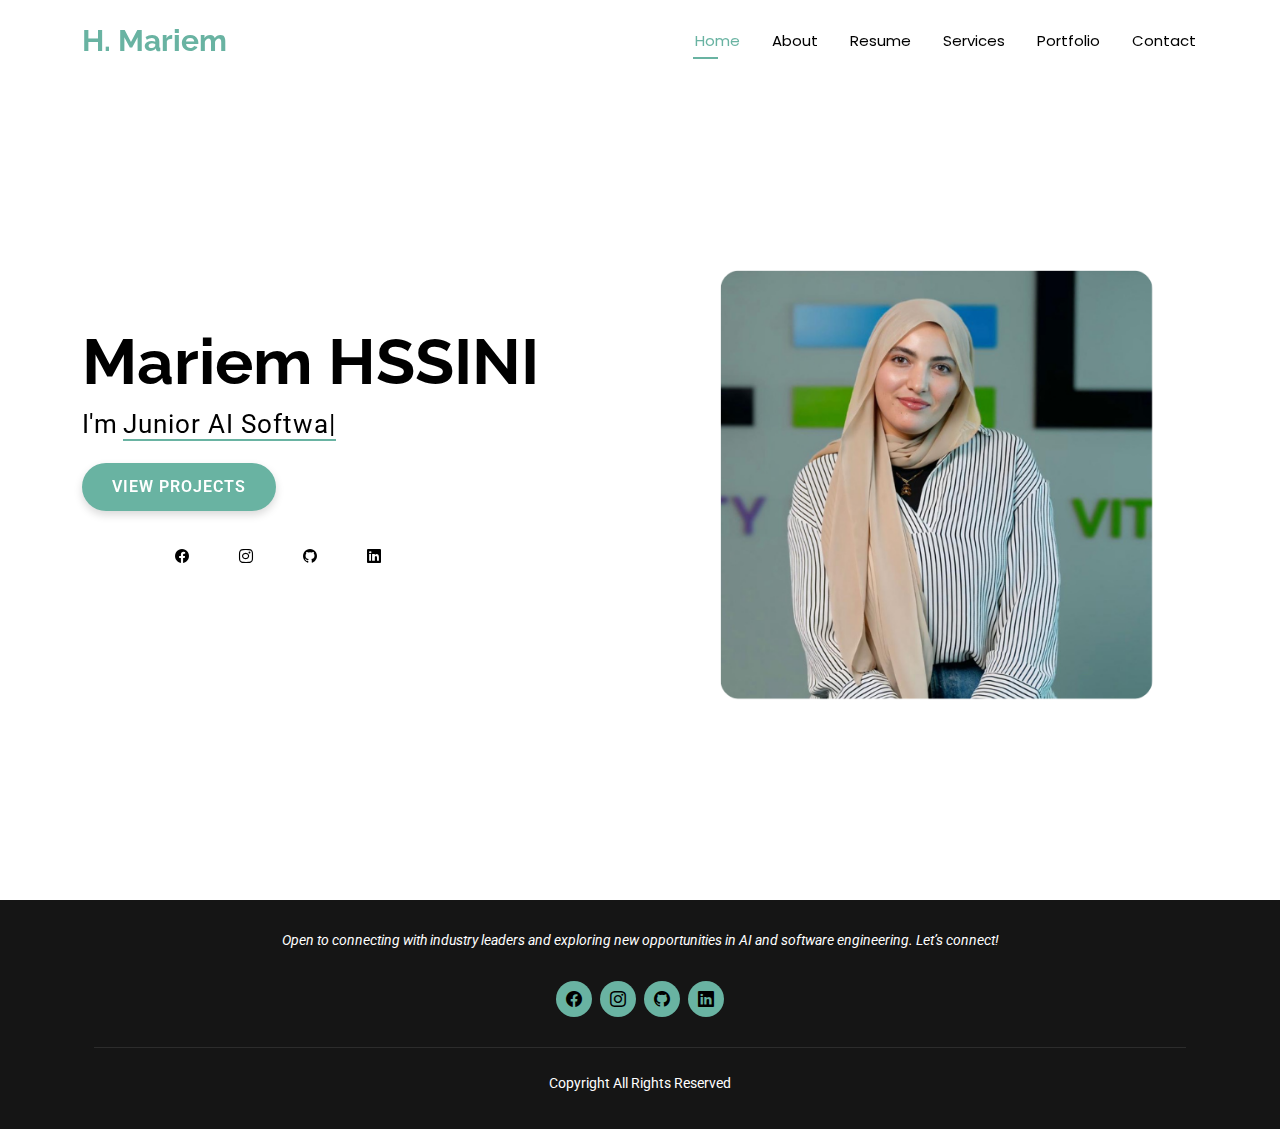
<file: index.html>
<!DOCTYPE html>
<html lang="en">

<head>
  <meta charset="utf-8">
  <meta content="width=device-width, initial-scale=1.0" name="viewport">
  <title>Mariem's portfolio</title>
  <meta name="description" content="">
  <meta name="keywords" content="">

  <!-- Favicons -->
  <link href="assets\img\logo (2).png" rel="icon">
  <link href="assets/img/apple-touch-icon.png" rel="apple-touch-icon">

  <!-- Fonts -->
  <link href="https://fonts.googleapis.com" rel="preconnect">
  <link href="https://fonts.gstatic.com" rel="preconnect" crossorigin>
  <link
    href="https://fonts.googleapis.com/css2?family=Roboto:ital,wght@0,100;0,300;0,400;0,500;0,700;0,900;1,100;1,300;1,400;1,500;1,700;1,900&family=Poppins:ital,wght@0,100;0,200;0,300;0,400;0,500;0,600;0,700;0,800;0,900;1,100;1,200;1,300;1,400;1,500;1,600;1,700;1,800;1,900&family=Raleway:ital,wght@0,100;0,200;0,300;0,400;0,500;0,600;0,700;0,800;0,900;1,100;1,200;1,300;1,400;1,500;1,600;1,700;1,800;1,900&display=swap"
    rel="stylesheet">

  <!-- Vendor CSS Files -->
  <link href="assets/vendor/bootstrap/css/bootstrap.min.css" rel="stylesheet">
  <link href="assets/vendor/bootstrap-icons/bootstrap-icons.css" rel="stylesheet">
  <link href="assets/vendor/aos/aos.css" rel="stylesheet">
  <link href="assets/vendor/swiper/swiper-bundle.min.css" rel="stylesheet">
  <link href="assets/vendor/glightbox/css/glightbox.min.css" rel="stylesheet">

  <!-- Main CSS File -->
  <link href="assets/css/main.css" rel="stylesheet">

</head>

<body class="index-page">

  <header id="header" class="header d-flex align-items-center fixed-top">
    <div class="container-fluid container-xl position-relative d-flex align-items-center justify-content-between">

      <a href="index.html" class="logo d-flex align-items-center">
        <!-- Uncomment the line below if you also wish to use an image logo -->
        <!-- <img src="assets/img/logo.png" alt=""> -->
        <h1 class="sitename">H. Mariem</h1>
      </a>

      <nav id="navmenu" class="navmenu">
        <ul>
          <li><a href="index.html" class="active">Home</a></li>
          <li><a href="about.html">About</a></li>
          <li><a href="resume.html">Resume</a></li>
          <li><a href="services.html">Services</a></li>
          <li><a href="portfolio.html">Portfolio</a></li>
          <li><a href="contact.html">Contact</a></li>
        </ul>
        <i class="mobile-nav-toggle d-xl-none bi bi-list"></i>
      </nav>

    </div>
  </header>

  <main class="main">

    <!-- Hero Section -->
    <section id="hero" class="hero section">

      <img src="assets/img/hero-bg.jpg" alt="" data-aos="fade-in">

      <div class="container" data-aos="zoom-out" data-aos-delay="100">
        <h2>Mariem HSSINI</h2>
        <p>I'm <span class="typed" data-typed-items=" Freelancer,Junior AI software engineer,Data Scientist">Junior
            AI Software Engineer</span><span class="typed-cursor typed-cursor--blink"></span></p>
        <div class="col-md-12 text-left" style="margin-top: 19px;">
          <!-- Download Resume Button -->
          <!--<button type="button" class="button" onclick="downloadResume()">Download Resume</button>-->

          <!-- Go to Projects Section Button -->
          <button type="button" class="button" onclick="goToProjects()">View Projects</button>
        </div>

        <div class="social-links" style="margin-left: 80px;">
          <a href="https://www.facebook.com/aya.ayoutaa.33/"><i class="bi bi-facebook"></i></a>
          <a href="https://www.instagram.com/hssn_mariem/"><i class="bi bi-instagram"></i></a>
          <a href="https://github.com/Mariemhssini"><i class="bi bi-github"></i></a>
          <a href="https://www.linkedin.com/in/hssini-mariem/"><i class="bi bi-linkedin"></i></a>
        </div>
      </div>

    </section><!-- /Hero Section -->

  </main>

  <footer id="footer" class="footer dark-background">
    <div class="container">
      <p>Open to connecting with industry leaders and exploring new opportunities in AI and software engineering. Let’s
        connect! </p>
      <div class="social-links d-flex justify-content-center">
        <a href="https://www.facebook.com/aya.ayoutaa.33/"><i class="bi bi-facebook"></i></a>
        <a href="https://www.instagram.com/hssn_mariem/"><i class="bi bi-instagram"></i></a>
        <a href="https://github.com/Mariemhssini"><i class="bi bi-github"></i></a>
        <a href="https://www.linkedin.com/in/hssini-mariem/"><i class="bi bi-linkedin"></i></a>

      </div>
      <div class="container">
        <div class="copyright">
          <span>Copyright</span> <span>All Rights Reserved</span>
        </div>
        <div class="credits">
        </div>
      </div>
    </div>
  </footer>

  <!-- Scroll Top -->
  <a href="#" id="scroll-top" class="scroll-top d-flex align-items-center justify-content-center"><i
      class="bi bi-arrow-up-short"></i></a>

  <!-- Preloader -->
  <div id="preloader"></div>

  <!-- Vendor JS Files -->
  <script src="assets/vendor/bootstrap/js/bootstrap.bundle.min.js"></script>
  <script src="assets/vendor/php-email-form/validate.js"></script>
  <script src="assets/vendor/aos/aos.js"></script>
  <script src="assets/vendor/typed.js/typed.umd.js"></script>
  <script src="assets/vendor/purecounter/purecounter_vanilla.js"></script>
  <script src="assets/vendor/waypoints/noframework.waypoints.js"></script>
  <script src="assets/vendor/swiper/swiper-bundle.min.js"></script>
  <script src="assets/vendor/glightbox/js/glightbox.min.js"></script>
  <script src="assets/vendor/imagesloaded/imagesloaded.pkgd.min.js"></script>
  <script src="assets/vendor/isotope-layout/isotope.pkgd.min.js"></script>

  <!-- Main JS File -->
  <script src="assets/js/main.js"></script>
  <script>
    function downloadResume() {
      const resumeUrl = 'assets/img/Mariem.HSSINI.pdf';
      const link = document.createElement('a');
      link.href = resumeUrl;
      link.download = 'Mariem.HSSINI.pdf';
      document.body.appendChild(link);
      link.click();
      document.body.removeChild(link);
    }

    function goToProjects() {
      const projectsSection = document.getElementById('portfolio');
      if (projectsSection) {
        projectsSection.scrollIntoView({ behavior: 'smooth' });
      } else {
        window.location.href = 'portfolio.html';
      }
    }
  </script>


</body>

</html>
</file>
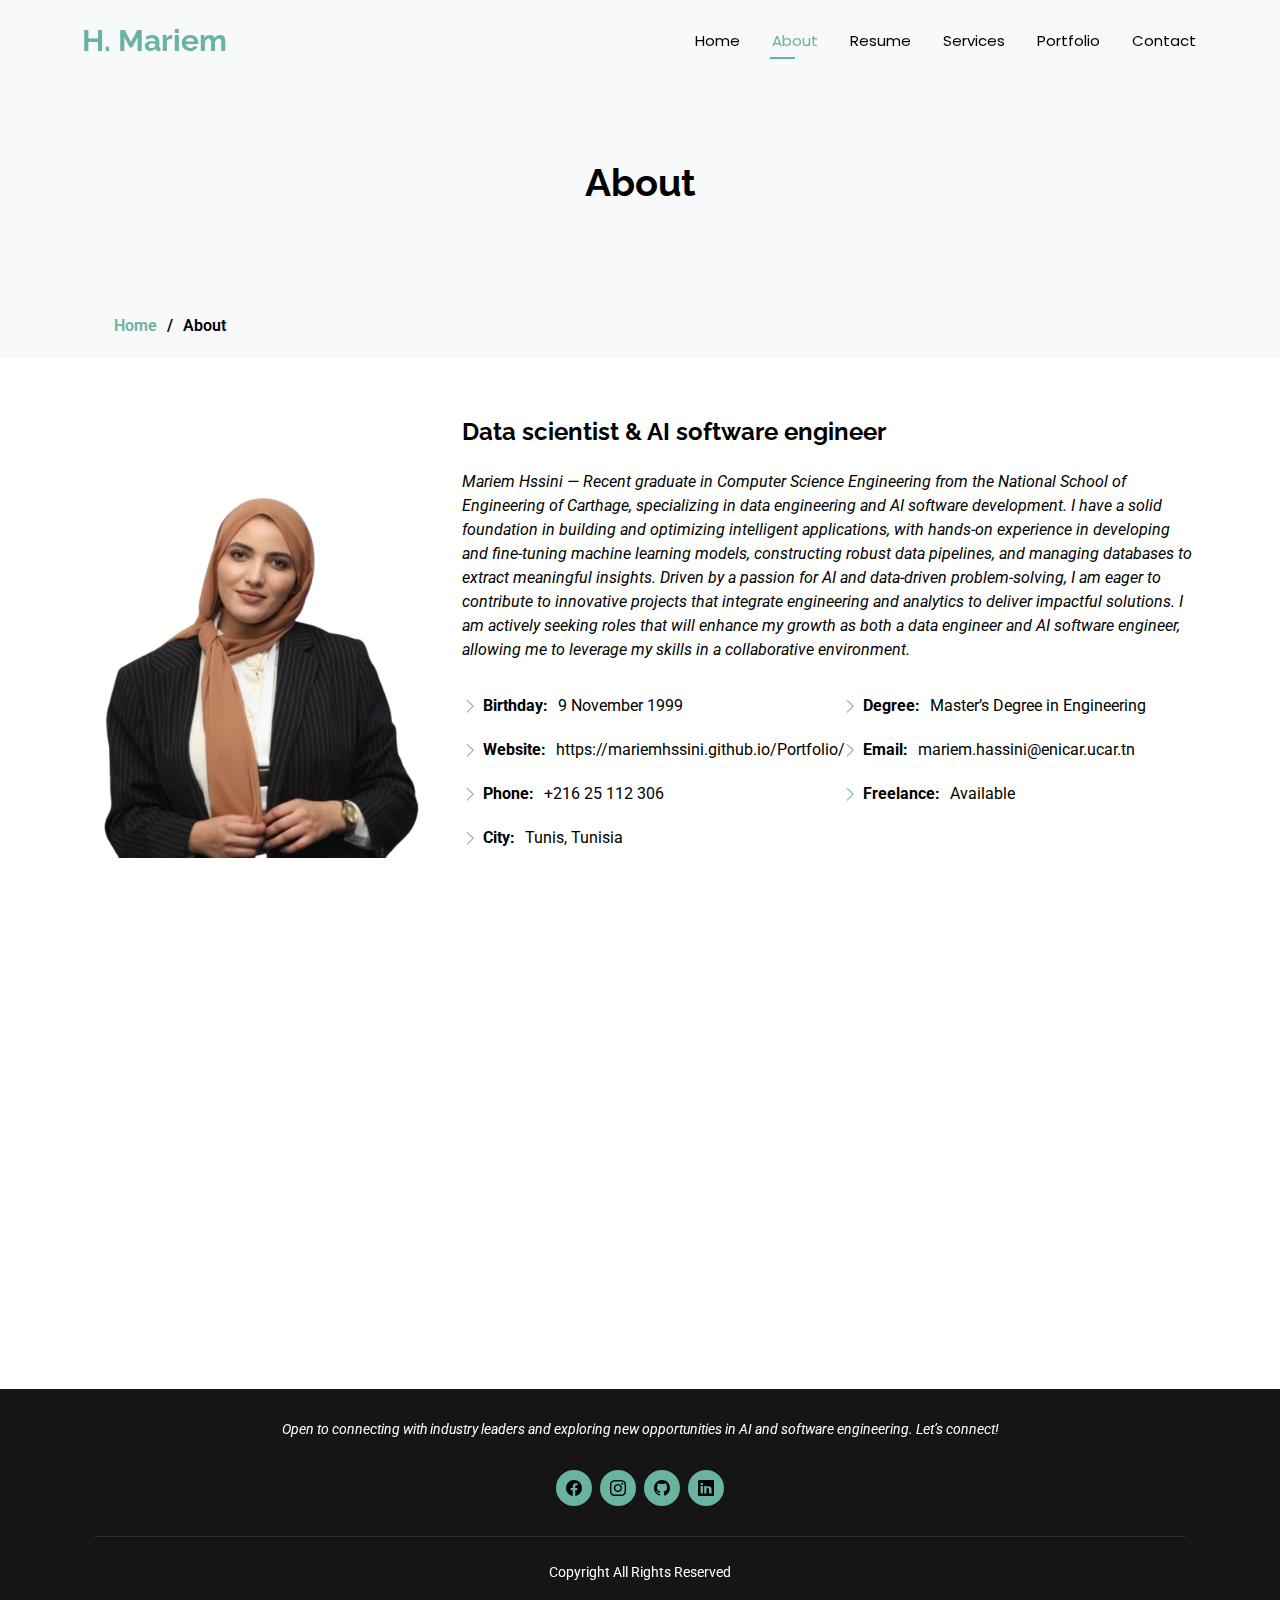
<file: about.html>
<!DOCTYPE html>
<html lang="en">

<head>
  <meta charset="utf-8">
  <meta content="width=device-width, initial-scale=1.0" name="viewport">
  <title>Mariem's portfolio</title>
  <meta name="description" content="">
  <meta name="keywords" content="">

  <!-- Favicons -->
  <link href="assets\img\logo (2).png" rel="icon">
  <link href="assets/img/apple-touch-icon.png" rel="apple-touch-icon">

  <!-- Fonts -->
  <link href="https://fonts.googleapis.com" rel="preconnect">
  <link href="https://fonts.gstatic.com" rel="preconnect" crossorigin>
  <link
    href="https://fonts.googleapis.com/css2?family=Roboto:ital,wght@0,100;0,300;0,400;0,500;0,700;0,900;1,100;1,300;1,400;1,500;1,700;1,900&family=Poppins:ital,wght@0,100;0,200;0,300;0,400;0,500;0,600;0,700;0,800;0,900;1,100;1,200;1,300;1,400;1,500;1,600;1,700;1,800;1,900&family=Raleway:ital,wght@0,100;0,200;0,300;0,400;0,500;0,600;0,700;0,800;0,900;1,100;1,200;1,300;1,400;1,500;1,600;1,700;1,800;1,900&display=swap"
    rel="stylesheet">

  <!-- Vendor CSS Files -->
  <link href="assets/vendor/bootstrap/css/bootstrap.min.css" rel="stylesheet">
  <link href="assets/vendor/bootstrap-icons/bootstrap-icons.css" rel="stylesheet">
  <link href="assets/vendor/aos/aos.css" rel="stylesheet">
  <link href="assets/vendor/swiper/swiper-bundle.min.css" rel="stylesheet">
  <link href="assets/vendor/glightbox/css/glightbox.min.css" rel="stylesheet">

  <!-- Main CSS File -->
  <link href="assets/css/main.css" rel="stylesheet">


</head>

<body class="about-page">

  <header id="header" class="header d-flex align-items-center fixed-top">
    <div class="container-fluid container-xl position-relative d-flex align-items-center justify-content-between">

      <a href="index.html" class="logo d-flex align-items-center">
        <!-- Uncomment the line below if you also wish to use an image logo -->
        <!-- <img src="assets/img/logo.png" alt=""> -->
        <h1 class="sitename">H. Mariem</h1>
      </a>

      <nav id="navmenu" class="navmenu">
        <ul>
          <li><a href="index.html">Home</a></li>
          <li><a href="about.html" class="active">About</a></li>
          <li><a href="resume.html">Resume</a></li>
          <li><a href="services.html">Services</a></li>
          <li><a href="portfolio.html">Portfolio</a></li>
          <li><a href="contact.html">Contact</a></li>
        </ul>
        <i class="mobile-nav-toggle d-xl-none bi bi-list"></i>
      </nav>

    </div>
  </header>

  <main class="main">

    <!-- Page Title -->
    <div class="page-title" data-aos="fade">
      <div class="heading">
        <div class="container">
          <div class="row d-flex justify-content-center text-center">
            <div class="col-lg-8">
              <h1>About</h1>
              <p class="mb-0"></p>
            </div>
          </div>
        </div>
      </div>
      <nav class="breadcrumbs">
        <div class="container">
          <ol>
            <li><a href="index.html">Home</a></li>
            <li class="current">About</li>
          </ol>
        </div>
      </nav>
    </div><!-- End Page Title -->

    <!-- About Section -->
    <section id="about" class="about section">

      <div class="container" data-aos="fade-up" data-aos-delay="100">

        <div class="row gy-4 justify-content-center">
          <div class="col-lg-4">
            <img src="assets/img/MARIEM-HSSINI-Photo__1_-removebg-preview.png" class="img-fluid" alt="">
          </div>
          <div class="col-lg-8 content">
            <h2>Data scientist &amp; AI software engineer</h2>
            <p class="fst-italic py-3">
              Mariem Hssini — Recent graduate in Computer Science Engineering from the National School of Engineering of
              Carthage, specializing in data engineering and AI software development. I have a solid foundation in
              building and optimizing intelligent applications, with hands-on experience in developing and fine-tuning
              machine learning models, constructing robust data pipelines, and managing databases to extract meaningful
              insights. Driven by a passion for AI and data-driven problem-solving, I am eager to contribute to
              innovative projects that integrate engineering and analytics to deliver impactful solutions. I am actively
              seeking roles that will enhance my growth as both a data engineer and AI software engineer, allowing me to
              leverage my skills in a collaborative environment.

            </p>
            <div class="row">
              <div class="col-lg-6">
                <ul>
                  <li><i class="bi bi-chevron-right"></i> <strong>Birthday:</strong> <span>9 November 1999</span></li>
                  <li><i class="bi bi-chevron-right"></i> <strong>Website:</strong>
                    <span>https://mariemhssini.github.io/Portfolio/</span>
                  </li>
                  <li><i class="bi bi-chevron-right"></i> <strong>Phone:</strong> <span>+216 25 112 306</span></li>
                  <li><i class="bi bi-chevron-right"></i> <strong>City:</strong> <span>Tunis, Tunisia</span></li>
                </ul>
              </div>
              <div class="col-lg-6">
                <ul>
                  <li><i class="bi bi-chevron-right"></i> <strong>Degree:</strong> <span>Master’s Degree in
                      Engineering</span></li>
                  <li><i class="bi bi-chevron-right"></i> <strong>Email:</strong>
                    <span>mariem.hassini@enicar.ucar.tn</span>
                  </li>
                  <li><i class="bi bi-chevron-right"></i> <strong>Freelance:</strong> <span>Available</span></li>
                </ul>
              </div>
            </div>
            <p class="py-3">

            </p>
          </div>
        </div>

      </div>

    </section><!-- /About Section -->

    <!-- Stats Section -->
    <!---<section id="stats" class="stats section">

      <div class="container" data-aos="fade-up" data-aos-delay="100">

        <div class="row gy-4" style="color:white">

          <div class="col-lg-3 col-md-6 d-flex flex-column align-items-center">
            <i class="bi bi-emoji-smile"></i>
            <div class="stats-item">
              <span data-purecounter-start="0" data-purecounter-end="232" data-purecounter-duration="1"
                class="purecounter"></span>
              <p>Happy Clients</p>
            </div>
          </div>

          <div class="col-lg-3 col-md-6 d-flex flex-column align-items-center">
            <i class="bi bi-journal-richtext"></i>
            <div class="stats-item">
              <span data-purecounter-start="0" data-purecounter-end="521" data-purecounter-duration="1"
                class="purecounter"></span>
              <p>Projects</p>
            </div>
          </div>

          <div class="col-lg-3 col-md-6 d-flex flex-column align-items-center">
            <i class="bi bi-headset"></i>
            <div class="stats-item">
              <span data-purecounter-start="0" data-purecounter-end="1463" data-purecounter-duration="1"
                class="purecounter"></span>
              <p>Hours Of Support</p>
            </div>
          </div>

          <div class="col-lg-3 col-md-6 d-flex flex-column align-items-center">
            <i class="bi bi-people"></i>
            <div class="stats-item">
              <span data-purecounter-start="0" data-purecounter-end="15" data-purecounter-duration="1"
                class="purecounter"></span>
              <p>Hard Workers</p>
            </div>
          </div>

        </div>

      </div>

    </section>--->

    <!-- Skills Section -->
    <section id="skills" class="skills section">

      <!-- Section Title -->
      <div class="container section-title" data-aos="fade-up">
        <h2>Skills</h2>
        <div><span>My</span> <span class="description-title">Skills</span></div>
      </div><!-- End Section Title -->

      <div class="container" data-aos="fade-up" data-aos-delay="100">

        <div class="row skills-content skills-animation">

          <div class="col-lg-6">

            <div class="progress">
              <span class="skill"><span><strong>Programming Languages:</strong> Python, Java, C++, Javascript </span> <i
                  class="val"></i></span>
              <div class="progress-bar-wrap">
                <div class="progress-bar" role="progressbar" aria-valuenow="100" aria-valuemin="0" aria-valuemax="100">
                </div>
              </div>
            </div><!-- End Skills Item -->

            <div class="progress">
              <span class="skill"><span><strong>Web Technologies:</strong> Angular, React.js, Flask, FASTAPI, Node.js,
                  Express.js</span> <i class="val"></i></span>
              <div class="progress-bar-wrap">
                <div class="progress-bar" role="progressbar" aria-valuenow="100" aria-valuemin="0" aria-valuemax="100">
                </div>
              </div>
            </div><!-- End Skills Item -->

            <div class="progress">
              <span class="skill"><span><strong>Machine Learning: </strong> Tensorflow, keras, Pytorch, scikit-Learn,
                  OpenCV, Jupyter</span> <i class="val"></i></span>
              <div class="progress-bar-wrap">
                <div class="progress-bar" role="progressbar" aria-valuenow="100" aria-valuemin="0" aria-valuemax="100">
                </div>
              </div>
            </div><!-- End Skills Item -->

          </div>

          <div class="col-lg-6">

            <div class="progress">
              <span class="skill"><span><strong>Other Tools: </strong>Git, Docker, Kubernetes, </span> <i
                  class="val"></i></span>
              <div class="progress-bar-wrap">
                <div class="progress-bar" role="progressbar" aria-valuenow="100" aria-valuemin="0" aria-valuemax="100">
                </div>
              </div>
            </div><!-- End Skills Item -->

            <div class="progress">
              <span class="skill"><span></span> <i class="val"></i></span>
              <div class="progress-bar-wrap">
                <div class="progress-bar" role="progressbar" aria-valuenow="100" aria-valuemin="0" aria-valuemax="100">
                </div>
              </div>
            </div><!-- End Skills Item -->

            <div class="progress">
              <span class="skill"><span></span> <i class="val"></i></span>
              <div class="progress-bar-wrap">
                <div class="progress-bar" role="progressbar" aria-valuenow="100" aria-valuemin="0" aria-valuemax="100">
                </div>
              </div>
            </div><!-- End Skills Item -->

          </div>

        </div>

      </div>

    </section><!-- /Skills Section -->


  </main>

  <footer id="footer" class="footer dark-background">
    <div class="container">
      <p>Open to connecting with industry leaders and exploring new opportunities in AI and software engineering. Let’s
        connect! </p>
      <div class="social-links d-flex justify-content-center">
        <a href="https://www.facebook.com/aya.ayoutaa.33/"><i class="bi bi-facebook"></i></a>
        <a href="https://www.instagram.com/hssn_mariem/"><i class="bi bi-instagram"></i></a>
        <a href="https://github.com/Mariemhssini"><i class="bi bi-github"></i></a>
        <a href="https://www.linkedin.com/in/hssini-mariem/"><i class="bi bi-linkedin"></i></a>

      </div>
      <div class="container">
        <div class="copyright">
          <span>Copyright</span> <span>All Rights Reserved</span>
        </div>
        <div class="credits">
        </div>
      </div>
    </div>
  </footer>

  <!-- Scroll Top -->
  <a href="#" id="scroll-top" class="scroll-top d-flex align-items-center justify-content-center"><i
      class="bi bi-arrow-up-short"></i></a>

  <!-- Preloader -->
  <div id="preloader"></div>

  <!-- Vendor JS Files -->
  <script src="assets/vendor/bootstrap/js/bootstrap.bundle.min.js"></script>
  <script src="assets/vendor/php-email-form/validate.js"></script>
  <script src="assets/vendor/aos/aos.js"></script>
  <script src="assets/vendor/typed.js/typed.umd.js"></script>
  <script src="assets/vendor/purecounter/purecounter_vanilla.js"></script>
  <script src="assets/vendor/waypoints/noframework.waypoints.js"></script>
  <script src="assets/vendor/swiper/swiper-bundle.min.js"></script>
  <script src="assets/vendor/glightbox/js/glightbox.min.js"></script>
  <script src="assets/vendor/imagesloaded/imagesloaded.pkgd.min.js"></script>
  <script src="assets/vendor/isotope-layout/isotope.pkgd.min.js"></script>

  <!-- Main JS File -->
  <script src="assets/js/main.js"></script>

</body>

</html>
</file>
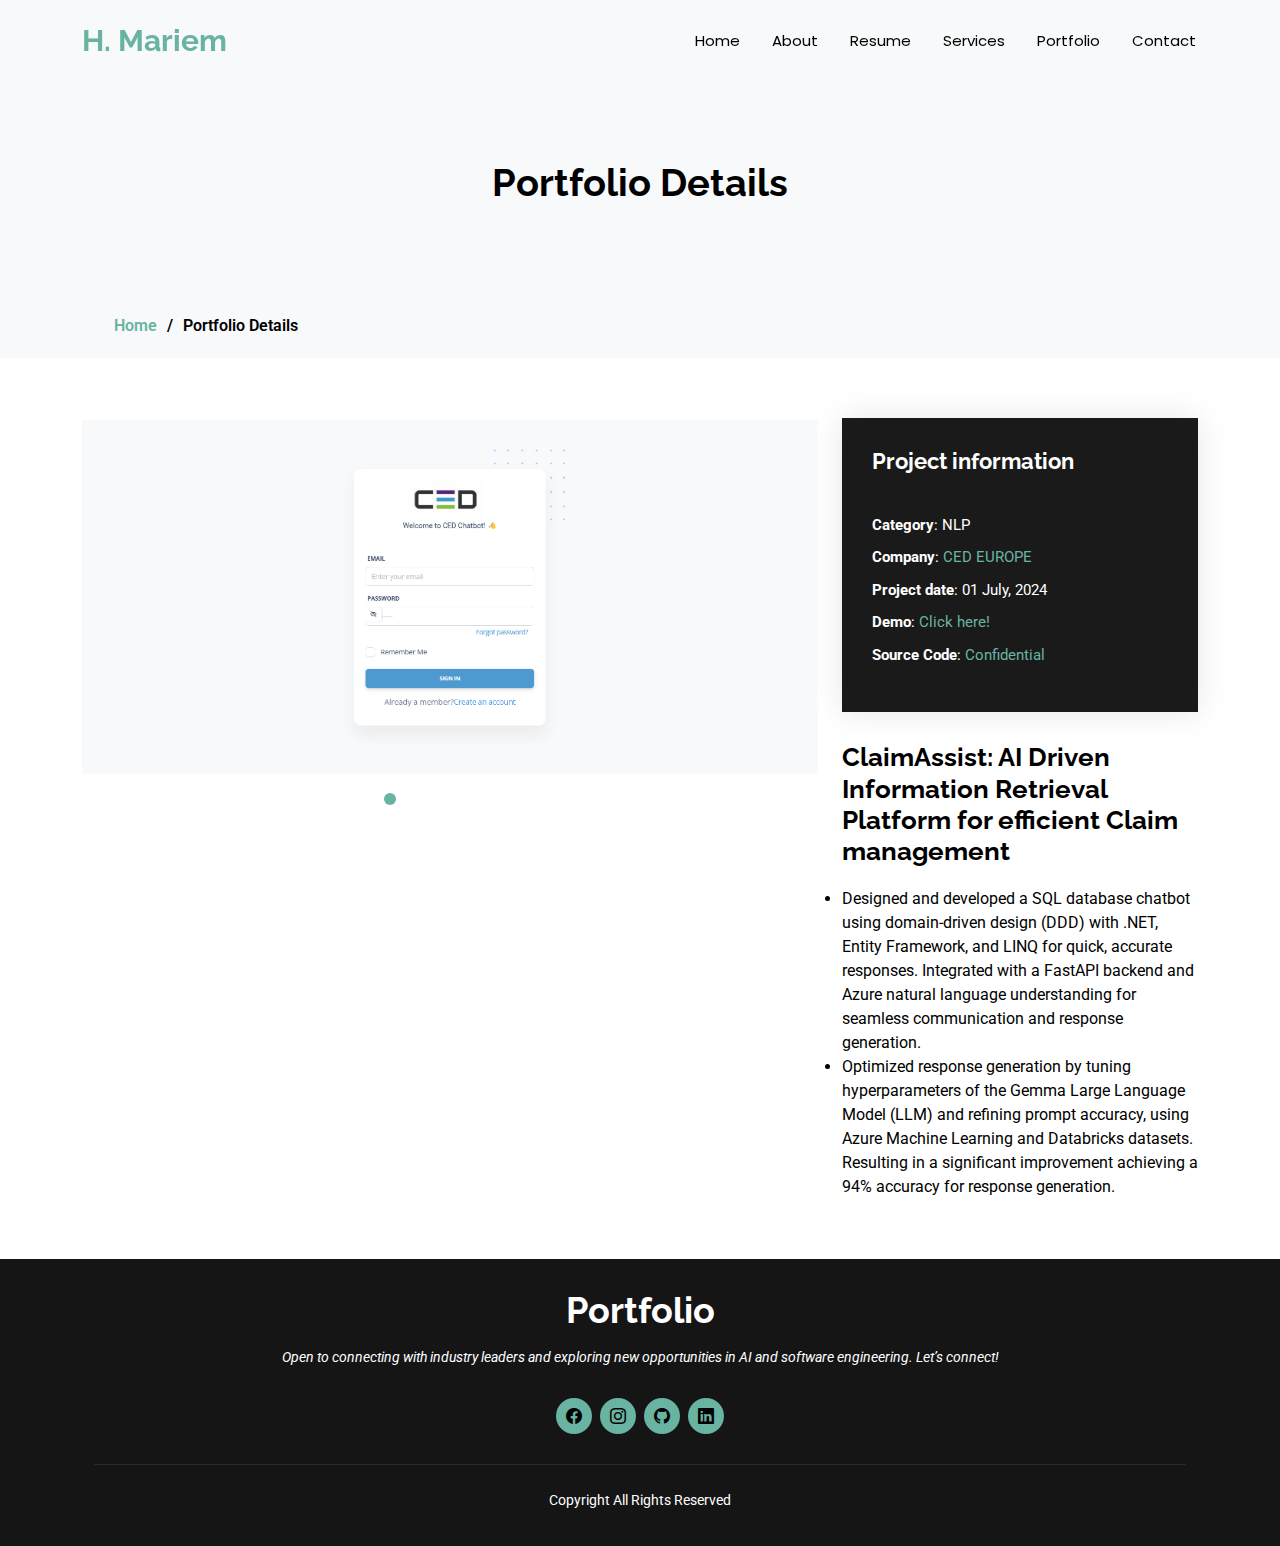
<file: ClaimAssistDetails.html>
<!DOCTYPE html>
<html lang="en">

<head>
    <meta charset="utf-8">
    <meta content="width=device-width, initial-scale=1.0" name="viewport">
    <title>Mariem's portfolio</title>
    <meta name="description" content="">
    <meta name="keywords" content="">

    <!-- Favicons -->
    <link href="assets\img\logo (2).png" rel="icon">
    <link href="assets/img/apple-touch-icon.png" rel="apple-touch-icon">

    <!-- Fonts -->
    <link href="https://fonts.googleapis.com" rel="preconnect">
    <link href="https://fonts.gstatic.com" rel="preconnect" crossorigin>
    <link
        href="https://fonts.googleapis.com/css2?family=Roboto:ital,wght@0,100;0,300;0,400;0,500;0,700;0,900;1,100;1,300;1,400;1,500;1,700;1,900&family=Poppins:ital,wght@0,100;0,200;0,300;0,400;0,500;0,600;0,700;0,800;0,900;1,100;1,200;1,300;1,400;1,500;1,600;1,700;1,800;1,900&family=Raleway:ital,wght@0,100;0,200;0,300;0,400;0,500;0,600;0,700;0,800;0,900;1,100;1,200;1,300;1,400;1,500;1,600;1,700;1,800;1,900&display=swap"
        rel="stylesheet">

    <!-- Vendor CSS Files -->
    <link href="assets/vendor/bootstrap/css/bootstrap.min.css" rel="stylesheet">
    <link href="assets/vendor/bootstrap-icons/bootstrap-icons.css" rel="stylesheet">
    <link href="assets/vendor/aos/aos.css" rel="stylesheet">
    <link href="assets/vendor/swiper/swiper-bundle.min.css" rel="stylesheet">
    <link href="assets/vendor/glightbox/css/glightbox.min.css" rel="stylesheet">

    <!-- Main CSS File -->
    <link href="assets/css/main.css" rel="stylesheet">

    <!-- =======================================================
  * Template Name: Personal
  * Template URL: https://bootstrapmade.com/personal-free-resume-bootstrap-template/
  * Updated: Aug 07 2024 with Bootstrap v5.3.3
  * Author: BootstrapMade.com
  * License: https://bootstrapmade.com/license/
  ======================================================== -->
</head>

<body class="portfolio-details-page">

    <header id="header" class="header d-flex align-items-center fixed-top">
        <div class="container-fluid container-xl position-relative d-flex align-items-center justify-content-between">

            <a href="index.html" class="logo d-flex align-items-center">
                <!-- Uncomment the line below if you also wish to use an image logo -->
                <!-- <img src="assets/img/logo.png" alt=""> -->
                <h1 class="sitename">H. Mariem</h1>
            </a>

            <nav id="navmenu" class="navmenu">
                <ul>
                    <li><a href="index.html">Home</a></li>
                    <li><a href="about.html">About</a></li>
                    <li><a href="resume.html">Resume</a></li>
                    <li><a href="services.html">Services</a></li>
                    <li><a href="portfolio.html">Portfolio</a></li>
                    <li><a href="contact.html">Contact</a></li>
                </ul>
                <i class="mobile-nav-toggle d-xl-none bi bi-list"></i>
            </nav>

        </div>
    </header>

    <main class="main">

        <!-- Page Title -->
        <div class="page-title" data-aos="fade">
            <div class="heading">
                <div class="container">
                    <div class="row d-flex justify-content-center text-center">
                        <div class="col-lg-8">
                            <h1>Portfolio Details</h1>

                        </div>
                    </div>
                </div>
            </div>
            <nav class="breadcrumbs">
                <div class="container">
                    <ol>
                        <li><a href="index.html">Home</a></li>
                        <li class="current">Portfolio Details</li>
                    </ol>
                </div>
            </nav>
        </div><!-- End Page Title -->

        <!-- Portfolio Details Section -->
        <section id="portfolio-details" class="portfolio-details section">

            <div class="container" data-aos="fade-up" data-aos-delay="100">

                <div class="row gy-4">

                    <div class="col-lg-8">
                        <div class="portfolio-details-slider swiper init-swiper">

                            <script type="application/json" class="swiper-config">
                {
                  "loop": true,
                  "speed": 600,
                  "autoplay": {
                    "delay": 5000
                  },
                  "slidesPerView": "auto",
                  "pagination": {
                    "el": ".swiper-pagination",
                    "type": "bullets",
                    "clickable": true
                  }
                }
              </script>

                            <div class="swiper-wrapper align-items-center">

                                <div class="swiper-slide">
                                    <img src="assets\img\portfolio\loginInterface.png" alt="">
                                </div>
                                <div class="swiper-slide">
                                    <img src="assets\img\portfolio\RegisterInterface.png" alt="">
                                </div>
                                <div class="swiper-slide">
                                    <img src="assets\img\portfolio\User'sHistory.png" alt="">
                                </div>

                                <div class="swiper-slide">
                                    <img src="assets\img\portfolio\Dashboarduser.png" alt="">
                                </div>

                                <div class="swiper-slide">
                                    <img src="assets\img\portfolio\ConversationsManagement.png" alt="">
                                </div>
                                <div class="swiper-slide">
                                    <img src="assets\img\portfolio\UserManagement.png" alt="">
                                </div>
                                <div class="swiper-slide">
                                    <img src="assets\img\portfolio\SubmissionTicket.png" alt="">
                                </div>
                            </div>
                            <div class="swiper-pagination"></div>
                        </div>
                    </div>

                    <div class="col-lg-4">
                        <div class="portfolio-info" data-aos="fade-up" data-aos-delay="200" style="color:white">
                            <h3>Project information</h3>
                            <ul>
                                <li><strong>Category</strong>: NLP</li>
                                <li><strong>Company</strong>: <a
                                        href="https://www.linkedin.com/company/ced-europe/posts/?feedView=all">CED
                                        EUROPE</a></li>
                                <li><strong>Project date</strong>: 01 July, 2024</li>
                                <li><strong>Demo</strong>: <a
                                        href="https://drive.google.com/file/d/1VH_1PRv8Xm9K85WswKEpJF2IsTmcMSwk/view?usp=sharing">Click
                                        here!</a></li>
                                <li><strong>Source Code</strong>: <a href="#">Confidential</a></li>

                            </ul>
                        </div>

                        <div class="portfolio-description" data-aos="fade-up" data-aos-delay="300">
                            <h2>ClaimAssist: AI Driven Information Retrieval Platform for efficient Claim management
                            </h2>


                            <li> <span> Designed and developed a SQL database
                                    chatbot using domain-driven design (DDD) with
                                    .NET, Entity
                                    Framework, and LINQ for quick, accurate responses. Integrated with a FastAPI
                                    backend
                                    and
                                    Azure natural
                                    language understanding for seamless communication and response
                                    generation.</span></li>

                            <li></i> <span> Optimized response generation by tuning
                                    hyperparameters of the Gemma Large Language
                                    Model (LLM) and
                                    refining prompt accuracy, using Azure Machine Learning and Databricks datasets.
                                    Resulting in a
                                    significant improvement achieving a 94% accuracy for response generation.</li>
                            </span>


                        </div>
                    </div>

                </div>

            </div>

        </section><!-- /Portfolio Details Section -->

    </main>

    <footer id="footer" class="footer dark-background">
        <div class="container">
            <h3 class="sitename">Portfolio</h3>
            <p>Open to connecting with industry leaders and exploring new opportunities in AI and software engineering.
                Let’s
                connect! </p>
            <div class="social-links d-flex justify-content-center">
                <a href="https://www.facebook.com/aya.ayoutaa.33/"><i class="bi bi-facebook"></i></a>
                <a href="https://www.instagram.com/hssn_mariem/"><i class="bi bi-instagram"></i></a>
                <a href="https://github.com/Mariemhssini"><i class="bi bi-github"></i></a>
                <a href="https://www.linkedin.com/in/hssini-mariem/"><i class="bi bi-linkedin"></i></a>

            </div>
            <div class="container">
                <div class="copyright">
                    <span>Copyright</span> <span>All Rights Reserved</span>
                </div>
                <div class="credits">
                </div>
            </div>
        </div>
    </footer>

    <!-- Scroll Top -->
    <a href="#" id="scroll-top" class="scroll-top d-flex align-items-center justify-content-center"><i
            class="bi bi-arrow-up-short"></i></a>

    <!-- Preloader -->
    <div id="preloader"></div>

    <!-- Vendor JS Files -->
    <script src="assets/vendor/bootstrap/js/bootstrap.bundle.min.js"></script>
    <script src="assets/vendor/php-email-form/validate.js"></script>
    <script src="assets/vendor/aos/aos.js"></script>
    <script src="assets/vendor/typed.js/typed.umd.js"></script>
    <script src="assets/vendor/purecounter/purecounter_vanilla.js"></script>
    <script src="assets/vendor/waypoints/noframework.waypoints.js"></script>
    <script src="assets/vendor/swiper/swiper-bundle.min.js"></script>
    <script src="assets/vendor/glightbox/js/glightbox.min.js"></script>
    <script src="assets/vendor/imagesloaded/imagesloaded.pkgd.min.js"></script>
    <script src="assets/vendor/isotope-layout/isotope.pkgd.min.js"></script>

    <!-- Main JS File -->
    <script src="assets/js/main.js"></script>

</body>

</html>
</file>
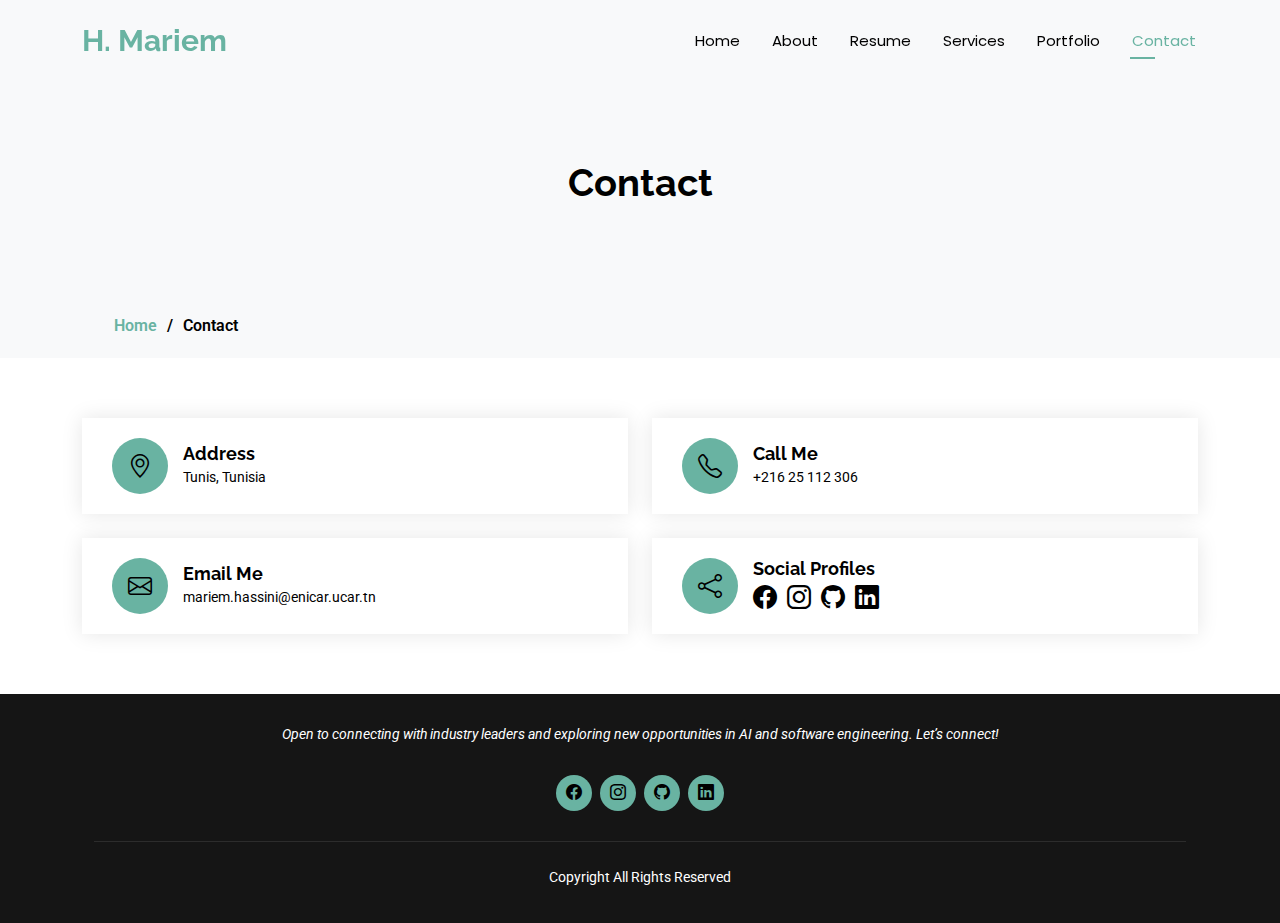
<file: contact.html>
<!DOCTYPE html>
<html lang="en">

<head>
  <meta charset="utf-8">
  <meta content="width=device-width, initial-scale=1.0" name="viewport">
  <title>Mariem's portfolio</title>
  <meta name="description" content="">
  <meta name="keywords" content="">

  <!-- Favicons -->
  <link href="assets\img\logo (2).png" rel="icon">
  <link href="assets/img/apple-touch-icon.png" rel="apple-touch-icon">

  <!-- Fonts -->
  <link href="https://fonts.googleapis.com" rel="preconnect">
  <link href="https://fonts.gstatic.com" rel="preconnect" crossorigin>
  <link
    href="https://fonts.googleapis.com/css2?family=Roboto:ital,wght@0,100;0,300;0,400;0,500;0,700;0,900;1,100;1,300;1,400;1,500;1,700;1,900&family=Poppins:ital,wght@0,100;0,200;0,300;0,400;0,500;0,600;0,700;0,800;0,900;1,100;1,200;1,300;1,400;1,500;1,600;1,700;1,800;1,900&family=Raleway:ital,wght@0,100;0,200;0,300;0,400;0,500;0,600;0,700;0,800;0,900;1,100;1,200;1,300;1,400;1,500;1,600;1,700;1,800;1,900&display=swap"
    rel="stylesheet">

  <!-- Vendor CSS Files -->
  <link href="assets/vendor/bootstrap/css/bootstrap.min.css" rel="stylesheet">
  <link href="assets/vendor/bootstrap-icons/bootstrap-icons.css" rel="stylesheet">
  <link href="assets/vendor/aos/aos.css" rel="stylesheet">
  <link href="assets/vendor/swiper/swiper-bundle.min.css" rel="stylesheet">
  <link href="assets/vendor/glightbox/css/glightbox.min.css" rel="stylesheet">

  <!-- Main CSS File -->
  <link href="assets/css/main.css" rel="stylesheet">

  <!-- =======================================================
  * Template Name: Personal
  * Template URL: https://bootstrapmade.com/personal-free-resume-bootstrap-template/
  * Updated: Aug 07 2024 with Bootstrap v5.3.3
  * Author: BootstrapMade.com
  * License: https://bootstrapmade.com/license/
  ======================================================== -->
</head>

<body class="contact-page">

  <header id="header" class="header d-flex align-items-center fixed-top">
    <div class="container-fluid container-xl position-relative d-flex align-items-center justify-content-between">

      <a href="index.html" class="logo d-flex align-items-center">
        <!-- Uncomment the line below if you also wish to use an image logo -->
        <!-- <img src="assets/img/logo.png" alt=""> -->
        <h1 class="sitename">H. Mariem</h1>
      </a>

      <nav id="navmenu" class="navmenu">
        <ul>
          <li><a href="index.html">Home</a></li>
          <li><a href="about.html">About</a></li>
          <li><a href="resume.html">Resume</a></li>
          <li><a href="services.html">Services</a></li>
          <li><a href="portfolio.html">Portfolio</a></li>
          <li><a href="contact.html" class="active">Contact</a></li>
        </ul>
        <i class="mobile-nav-toggle d-xl-none bi bi-list"></i>
      </nav>

    </div>
  </header>

  <main class="main">

    <!-- Page Title -->
    <div class="page-title" data-aos="fade">
      <div class="heading">
        <div class="container">
          <div class="row d-flex justify-content-center text-center">
            <div class="col-lg-8">
              <h1>Contact</h1>

            </div>
          </div>
        </div>
      </div>
      <nav class="breadcrumbs">
        <div class="container">
          <ol>
            <li><a href="index.html">Home</a></li>
            <li class="current">Contact</li>
          </ol>
        </div>
      </nav>
    </div><!-- End Page Title -->

    <!-- Contact Section -->
    <section id="contact" class="contact section">

      <div class="container" data-aos="fade-up" data-aos-delay="100">

        <div class="row gy-4">

          <div class="col-md-6">
            <div class="info-item d-flex align-items-center" data-aos="fade-up" data-aos-delay="200">
              <i class="icon bi bi-geo-alt flex-shrink-0"></i>
              <div>
                <h3>Address</h3>
                <p>Tunis, Tunisia</p>
              </div>
            </div>
          </div><!-- End Info Item -->

          <div class="col-md-6">
            <div class="info-item d-flex align-items-center" data-aos="fade-up" data-aos-delay="300">
              <i class="icon bi bi-telephone flex-shrink-0"></i>
              <div>
                <h3>Call Me</h3>
                <p>+216 25 112 306</p>
              </div>
            </div>
          </div><!-- End Info Item -->

          <div class="col-md-6">
            <div class="info-item d-flex align-items-center" data-aos="fade-up" data-aos-delay="400">
              <i class="icon bi bi-envelope flex-shrink-0"></i>
              <div>
                <h3>Email Me</h3>
                <p>mariem.hassini@enicar.ucar.tn</p>
              </div>
            </div>
          </div><!-- End Info Item -->

          <div class="col-md-6">
            <div class="info-item d-flex align-items-center" data-aos="fade-up" data-aos-delay="500">
              <i class="icon bi bi-share flex-shrink-0"></i>
              <div>
                <h3>Social Profiles</h3>
                <div class="social-links">
                  <a href="https://www.facebook.com/aya.ayoutaa.33/"><i class="bi bi-facebook"></i></a>
                  <a href="https://www.instagram.com/hssn_mariem/"><i class="bi bi-instagram"></i></a>
                  <a href="https://github.com/Mariemhssini"><i class="bi bi-github"></i></a>
                  <a href="https://www.linkedin.com/in/hssini-mariem/"><i class="bi bi-linkedin"></i></a>
                </div>
              </div>
            </div>
          </div><!-- End Info Item -->

        </div>

        <!--<form action="forms/contact.php" method="post" class="php-email-form" data-aos="fade-up" data-aos-delay="600">
          <div class="row gy-4">

            <div class="col-md-6">
              <input type="text" name="name" class="form-control" placeholder="Your Name" required="">
            </div>

            <div class="col-md-6 ">
              <input type="email" class="form-control" name="email" placeholder="Your Email" required="">
            </div>

            <div class="col-md-12">
              <input type="text" class="form-control" name="subject" placeholder="Subject" required="">
            </div>

            <div class="col-md-12">
              <textarea class="form-control" name="message" rows="6" placeholder="Message" required=""></textarea>
            </div>

            <div class="col-md-12 text-center">
              <div class="loading">Loading</div>
              <div class="error-message"></div>
              <div class="sent-message">Your message has been sent. Thank you!</div>

              <button type="submit">Send Message</button>
            </div>

          </div>
        </form>---><!-- End Contact Form -->

      </div>

    </section><!-- /Contact Section -->

  </main>

  <footer id="footer" class="footer dark-background">
    <div class="container">
      <p>Open to connecting with industry leaders and exploring new opportunities in AI and software engineering. Let’s
        connect! </p>
      <div class="social-links d-flex justify-content-center">
        <a href="https://www.facebook.com/aya.ayoutaa.33/"><i class="bi bi-facebook"></i></a>
        <a href="https://www.instagram.com/hssn_mariem/"><i class="bi bi-instagram"></i></a>
        <a href="https://github.com/Mariemhssini"><i class="bi bi-github"></i></a>
        <a href="https://www.linkedin.com/in/hssini-mariem/"><i class="bi bi-linkedin"></i></a>

      </div>
      <div class="container">
        <div class="copyright">
          <span>Copyright</span> <span>All Rights Reserved</span>
        </div>
        <div class="credits">
        </div>
      </div>
    </div>
  </footer>

  <!-- Scroll Top -->
  <a href="#" id="scroll-top" class="scroll-top d-flex align-items-center justify-content-center"><i
      class="bi bi-arrow-up-short"></i></a>

  <!-- Preloader -->
  <div id="preloader"></div>

  <!-- Vendor JS Files -->
  <script src="assets/vendor/bootstrap/js/bootstrap.bundle.min.js"></script>
  <script src="assets/vendor/php-email-form/validate.js"></script>
  <script src="assets/vendor/aos/aos.js"></script>
  <script src="assets/vendor/typed.js/typed.umd.js"></script>
  <script src="assets/vendor/purecounter/purecounter_vanilla.js"></script>
  <script src="assets/vendor/waypoints/noframework.waypoints.js"></script>
  <script src="assets/vendor/swiper/swiper-bundle.min.js"></script>
  <script src="assets/vendor/glightbox/js/glightbox.min.js"></script>
  <script src="assets/vendor/imagesloaded/imagesloaded.pkgd.min.js"></script>
  <script src="assets/vendor/isotope-layout/isotope.pkgd.min.js"></script>

  <!-- Main JS File -->
  <script src="assets/js/main.js"></script>

</body>

</html>
</file>
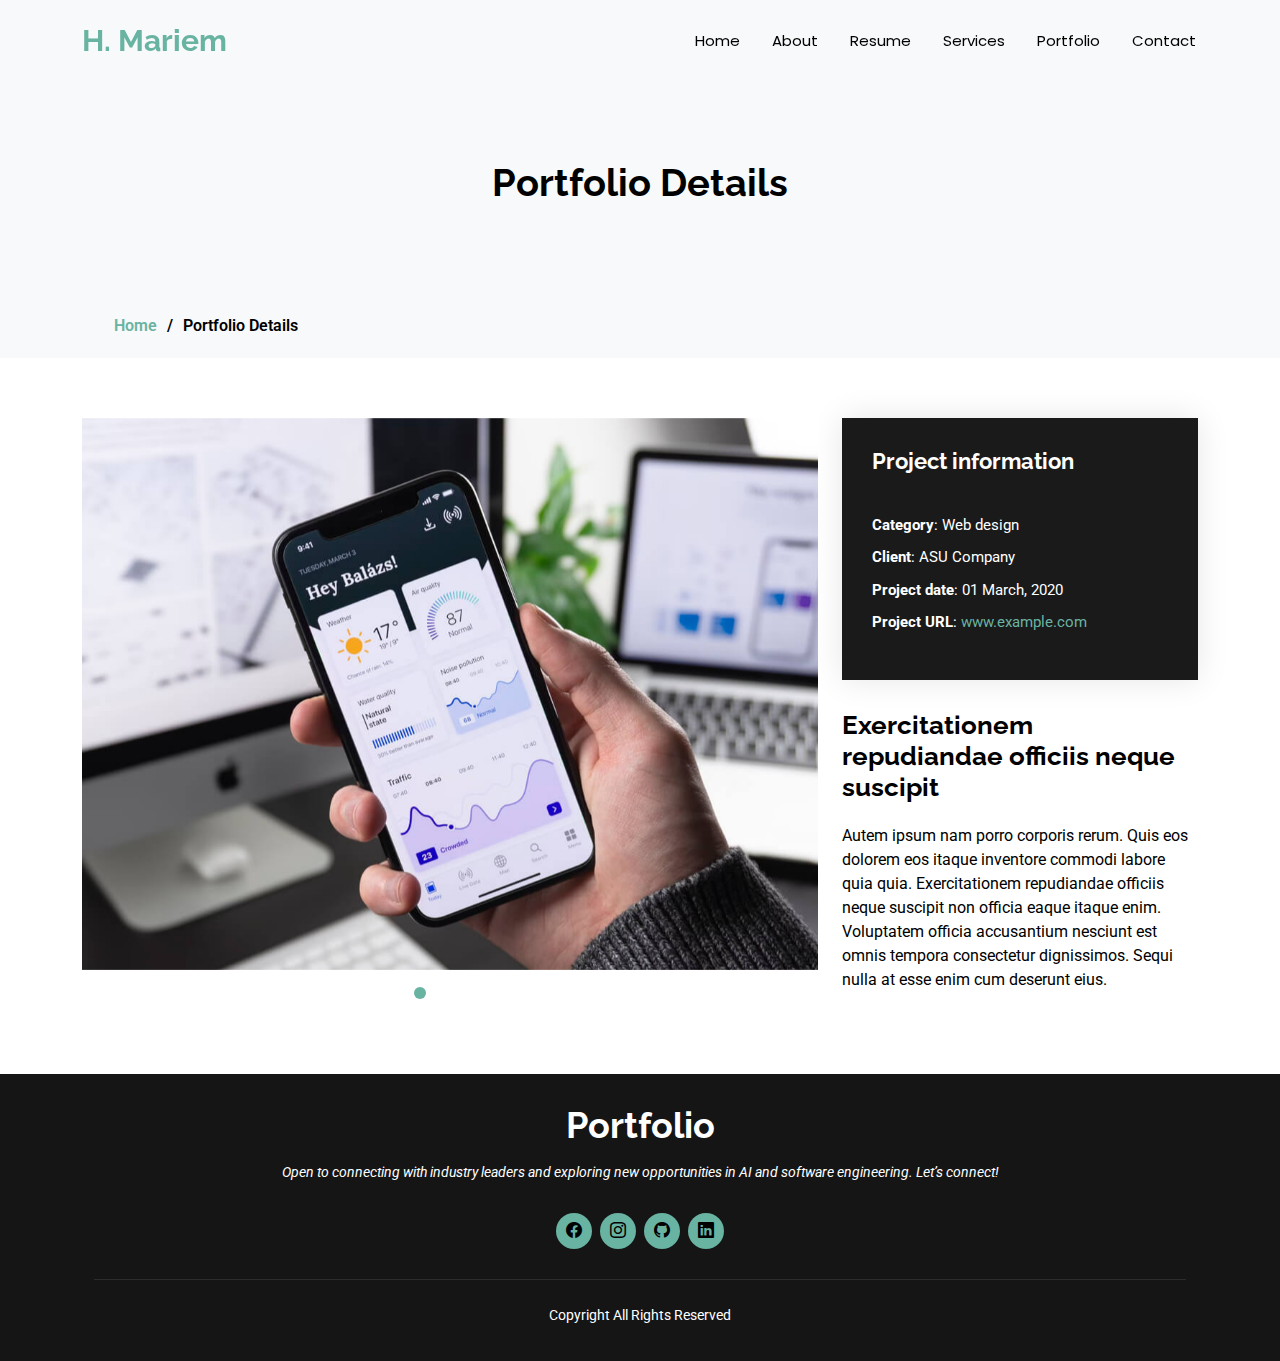
<file: portfolio-details.html>
<!DOCTYPE html>
<html lang="en">

<head>
  <meta charset="utf-8">
  <meta content="width=device-width, initial-scale=1.0" name="viewport">
  <title>Mariem's portfolio</title>
  <meta name="description" content="">
  <meta name="keywords" content="">

  <!-- Favicons -->
  <link href="assets\img\logo (2).png" rel="icon">
  <link href="assets/img/apple-touch-icon.png" rel="apple-touch-icon">

  <!-- Fonts -->
  <link href="https://fonts.googleapis.com" rel="preconnect">
  <link href="https://fonts.gstatic.com" rel="preconnect" crossorigin>
  <link
    href="https://fonts.googleapis.com/css2?family=Roboto:ital,wght@0,100;0,300;0,400;0,500;0,700;0,900;1,100;1,300;1,400;1,500;1,700;1,900&family=Poppins:ital,wght@0,100;0,200;0,300;0,400;0,500;0,600;0,700;0,800;0,900;1,100;1,200;1,300;1,400;1,500;1,600;1,700;1,800;1,900&family=Raleway:ital,wght@0,100;0,200;0,300;0,400;0,500;0,600;0,700;0,800;0,900;1,100;1,200;1,300;1,400;1,500;1,600;1,700;1,800;1,900&display=swap"
    rel="stylesheet">

  <!-- Vendor CSS Files -->
  <link href="assets/vendor/bootstrap/css/bootstrap.min.css" rel="stylesheet">
  <link href="assets/vendor/bootstrap-icons/bootstrap-icons.css" rel="stylesheet">
  <link href="assets/vendor/aos/aos.css" rel="stylesheet">
  <link href="assets/vendor/swiper/swiper-bundle.min.css" rel="stylesheet">
  <link href="assets/vendor/glightbox/css/glightbox.min.css" rel="stylesheet">

  <!-- Main CSS File -->
  <link href="assets/css/main.css" rel="stylesheet">
</head>

<body class="portfolio-details-page">

  <header id="header" class="header d-flex align-items-center fixed-top">
    <div class="container-fluid container-xl position-relative d-flex align-items-center justify-content-between">

      <a href="index.html" class="logo d-flex align-items-center">
        <h1 class="sitename">H. Mariem</h1>
      </a>

      <nav id="navmenu" class="navmenu">
        <ul>
          <li><a href="index.html">Home</a></li>
          <li><a href="about.html">About</a></li>
          <li><a href="resume.html">Resume</a></li>
          <li><a href="services.html">Services</a></li>
          <li><a href="portfolio.html">Portfolio</a></li>
          <li><a href="contact.html">Contact</a></li>
        </ul>
        <i class="mobile-nav-toggle d-xl-none bi bi-list"></i>
      </nav>

    </div>
  </header>

  <main class="main">

    <!-- Page Title -->
    <div class="page-title" data-aos="fade">
      <div class="heading">
        <div class="container">
          <div class="row d-flex justify-content-center text-center">
            <div class="col-lg-8">
              <h1>Portfolio Details</h1>

            </div>
          </div>
        </div>
      </div>
      <nav class="breadcrumbs">
        <div class="container">
          <ol>
            <li><a href="index.html">Home</a></li>
            <li class="current">Portfolio Details</li>
          </ol>
        </div>
      </nav>
    </div><!-- End Page Title -->

    <!-- Portfolio Details Section -->
    <section id="portfolio-details" class="portfolio-details section">

      <div class="container" data-aos="fade-up" data-aos-delay="100">

        <div class="row gy-4">

          <div class="col-lg-8">
            <div class="portfolio-details-slider swiper init-swiper">

              <script type="application/json" class="swiper-config">
                {
                  "loop": true,
                  "speed": 600,
                  "autoplay": {
                    "delay": 5000
                  },
                  "slidesPerView": "auto",
                  "pagination": {
                    "el": ".swiper-pagination",
                    "type": "bullets",
                    "clickable": true
                  }
                }
              </script>

              <div class="swiper-wrapper align-items-center">

                <div class="swiper-slide">
                  <img src="assets/img/portfolio/app-1.jpg" alt="">
                </div>

                <div class="swiper-slide">
                  <img src="assets/img/portfolio/product-1.jpg" alt="">
                </div>

                <div class="swiper-slide">
                  <img src="assets\img\portfolio\Dashboarduser.png" alt="">
                </div>

                <div class="swiper-slide">
                  <img src="assets/img/portfolio/books-1.jpg" alt="">
                </div>

              </div>
              <div class="swiper-pagination"></div>
            </div>
          </div>

          <div class="col-lg-4">
            <div class="portfolio-info" data-aos="fade-up" data-aos-delay="200" style="color:white">
              <h3>Project information</h3>
              <ul>
                <li><strong>Category</strong>: Web design</li>
                <li><strong>Client</strong>: ASU Company</li>
                <li><strong>Project date</strong>: 01 March, 2020</li>
                <li><strong>Project URL</strong>: <a href="#">www.example.com</a></li>
              </ul>
            </div>
            <div class="portfolio-description" data-aos="fade-up" data-aos-delay="300">
              <h2>Exercitationem repudiandae officiis neque suscipit</h2>
              <p>
                Autem ipsum nam porro corporis rerum. Quis eos dolorem eos itaque inventore commodi labore quia quia.
                Exercitationem repudiandae officiis neque suscipit non officia eaque itaque enim. Voluptatem officia
                accusantium nesciunt est omnis tempora consectetur dignissimos. Sequi nulla at esse enim cum deserunt
                eius.
              </p>
            </div>
          </div>
        </div>

      </div>
    </section><!-- /Portfolio Details Section -->

  </main>

  <footer id="footer" class="footer dark-background">
    <div class="container">
      <h3 class="sitename">Portfolio</h3>
      <p>Open to connecting with industry leaders and exploring new opportunities in AI and software engineering. Let’s
        connect! </p>
      <div class="social-links d-flex justify-content-center">
        <a href="https://www.facebook.com/aya.ayoutaa.33/"><i class="bi bi-facebook"></i></a>
        <a href="https://www.instagram.com/hssn_mariem/"><i class="bi bi-instagram"></i></a>
        <a href="https://github.com/Mariemhssini"><i class="bi bi-github"></i></a>
        <a href="https://www.linkedin.com/in/hssini-mariem/"><i class="bi bi-linkedin"></i></a>

      </div>
      <div class="container">
        <div class="copyright">
          <span>Copyright</span> <span>All Rights Reserved</span>
        </div>
        <div class="credits">
        </div>
      </div>
    </div>
  </footer>

  <!-- Scroll Top -->
  <a href="#" id="scroll-top" class="scroll-top d-flex align-items-center justify-content-center"><i
      class="bi bi-arrow-up-short"></i></a>

  <!-- Preloader -->
  <div id="preloader"></div>

  <!-- Vendor JS Files -->
  <script src="assets/vendor/bootstrap/js/bootstrap.bundle.min.js"></script>
  <script src="assets/vendor/php-email-form/validate.js"></script>
  <script src="assets/vendor/aos/aos.js"></script>
  <script src="assets/vendor/typed.js/typed.umd.js"></script>
  <script src="assets/vendor/purecounter/purecounter_vanilla.js"></script>
  <script src="assets/vendor/waypoints/noframework.waypoints.js"></script>
  <script src="assets/vendor/swiper/swiper-bundle.min.js"></script>
  <script src="assets/vendor/glightbox/js/glightbox.min.js"></script>
  <script src="assets/vendor/imagesloaded/imagesloaded.pkgd.min.js"></script>
  <script src="assets/vendor/isotope-layout/isotope.pkgd.min.js"></script>

  <!-- Main JS File -->
  <script src="assets/js/main.js"></script>

</body>

</html>
</file>
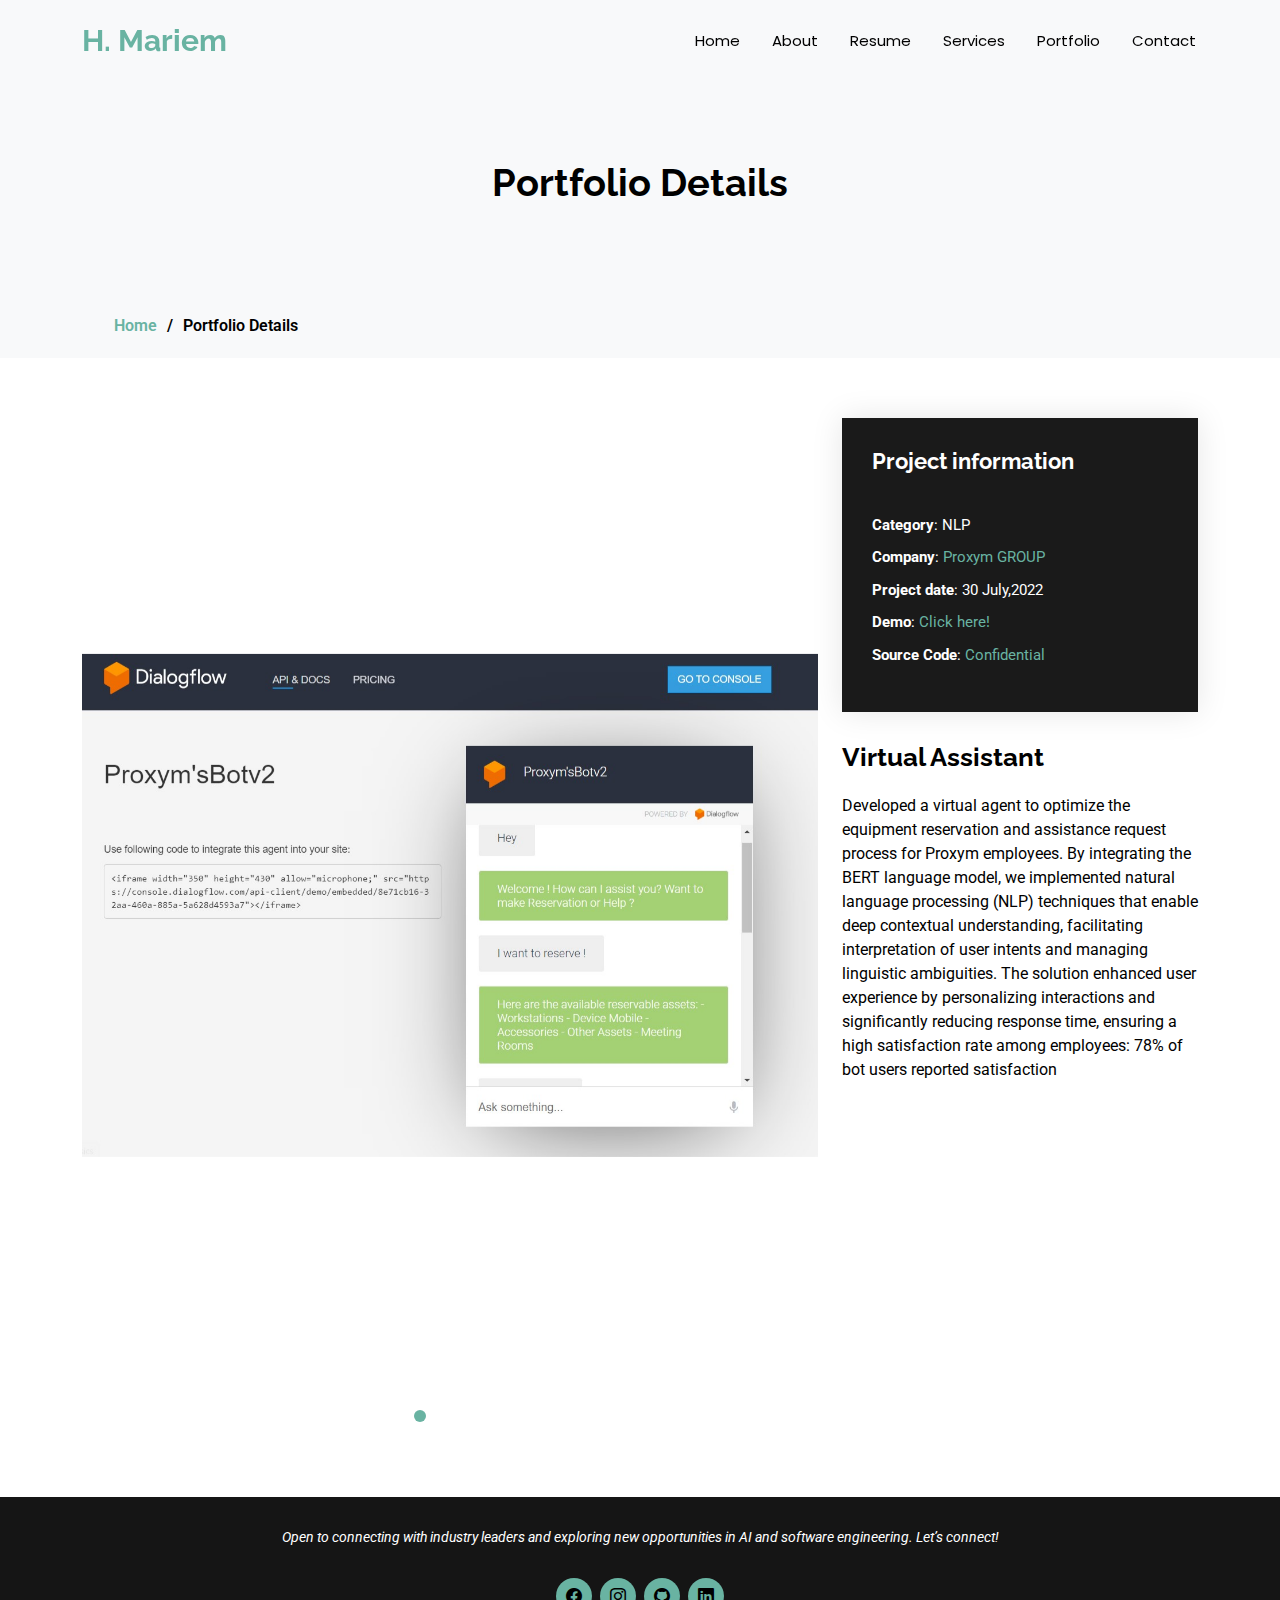
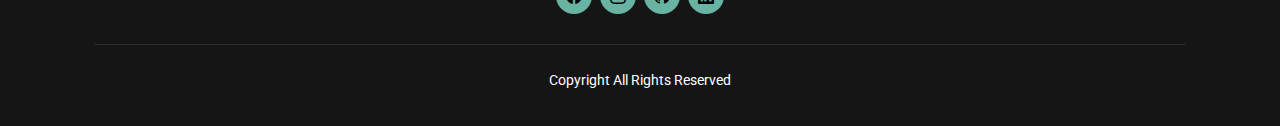
<file: Proxym'sBotDetails.html>
<!DOCTYPE html>
<html lang="en">

<head>
    <meta charset="utf-8">
    <meta content="width=device-width, initial-scale=1.0" name="viewport">
    <title>Mariem's portfolio</title>
    <meta name="description" content="">
    <meta name="keywords" content="">

    <!-- Favicons -->
    <link href="assets\img\logo (2).png" rel="icon">
    <link href="assets/img/apple-touch-icon.png" rel="apple-touch-icon">

    <!-- Fonts -->
    <link href="https://fonts.googleapis.com" rel="preconnect">
    <link href="https://fonts.gstatic.com" rel="preconnect" crossorigin>
    <link
        href="https://fonts.googleapis.com/css2?family=Roboto:ital,wght@0,100;0,300;0,400;0,500;0,700;0,900;1,100;1,300;1,400;1,500;1,700;1,900&family=Poppins:ital,wght@0,100;0,200;0,300;0,400;0,500;0,600;0,700;0,800;0,900;1,100;1,200;1,300;1,400;1,500;1,600;1,700;1,800;1,900&family=Raleway:ital,wght@0,100;0,200;0,300;0,400;0,500;0,600;0,700;0,800;0,900;1,100;1,200;1,300;1,400;1,500;1,600;1,700;1,800;1,900&display=swap"
        rel="stylesheet">

    <!-- Vendor CSS Files -->
    <link href="assets/vendor/bootstrap/css/bootstrap.min.css" rel="stylesheet">
    <link href="assets/vendor/bootstrap-icons/bootstrap-icons.css" rel="stylesheet">
    <link href="assets/vendor/aos/aos.css" rel="stylesheet">
    <link href="assets/vendor/swiper/swiper-bundle.min.css" rel="stylesheet">
    <link href="assets/vendor/glightbox/css/glightbox.min.css" rel="stylesheet">

    <!-- Main CSS File -->
    <link href="assets/css/main.css" rel="stylesheet">

    <!-- =======================================================
  * Template Name: Personal
  * Template URL: https://bootstrapmade.com/personal-free-resume-bootstrap-template/
  * Updated: Aug 07 2024 with Bootstrap v5.3.3
  * Author: BootstrapMade.com
  * License: https://bootstrapmade.com/license/
  ======================================================== -->
</head>

<body class="portfolio-details-page">

    <header id="header" class="header d-flex align-items-center fixed-top">
        <div class="container-fluid container-xl position-relative d-flex align-items-center justify-content-between">

            <a href="index.html" class="logo d-flex align-items-center">
                <!-- Uncomment the line below if you also wish to use an image logo -->
                <!-- <img src="assets/img/logo.png" alt=""> -->
                <h1 class="sitename">H. Mariem</h1>
            </a>

            <nav id="navmenu" class="navmenu">
                <ul>
                    <li><a href="index.html">Home</a></li>
                    <li><a href="about.html">About</a></li>
                    <li><a href="resume.html">Resume</a></li>
                    <li><a href="services.html">Services</a></li>
                    <li><a href="portfolio.html">Portfolio</a></li>
                    <li><a href="contact.html">Contact</a></li>
                </ul>
                <i class="mobile-nav-toggle d-xl-none bi bi-list"></i>
            </nav>

        </div>
    </header>

    <main class="main">

        <!-- Page Title -->
        <div class="page-title" data-aos="fade">
            <div class="heading">
                <div class="container">
                    <div class="row d-flex justify-content-center text-center">
                        <div class="col-lg-8">
                            <h1>Portfolio Details</h1>

                        </div>
                    </div>
                </div>
            </div>
            <nav class="breadcrumbs">
                <div class="container">
                    <ol>
                        <li><a href="index.html">Home</a></li>
                        <li class="current">Portfolio Details</li>
                    </ol>
                </div>
            </nav>
        </div><!-- End Page Title -->

        <!-- Portfolio Details Section -->
        <section id="portfolio-details" class="portfolio-details section">

            <div class="container" data-aos="fade-up" data-aos-delay="100">

                <div class="row gy-4">

                    <div class="col-lg-8">
                        <div class="portfolio-details-slider swiper init-swiper">

                            <script type="application/json" class="swiper-config">
                {
                  "loop": true,
                  "speed": 600,
                  "autoplay": {
                    "delay": 5000
                  },
                  "slidesPerView": "auto",
                  "pagination": {
                    "el": ".swiper-pagination",
                    "type": "bullets",
                    "clickable": true
                  }
                }
              </script>

                            <div class="swiper-wrapper align-items-center">

                                <div class="swiper-slide">
                                    <img src="assets\img\portfolio\reservationtalk.jpg" alt="">
                                </div>

                                <div class="swiper-slide">
                                    <img src="assets\img\portfolio\reserv2 - Copie.jpg" alt="">
                                </div>

                                <div class="swiper-slide">
                                    <img src="assets\img\portfolio\ticket2 - Copie.jpg" alt="">
                                </div>

                                <div class="swiper-slide">
                                    <img src="assets\img\portfolio\ticket3.jpg" alt="">
                                </div>

                            </div>
                            <div class="swiper-pagination"></div>
                        </div>
                    </div>

                    <div class="col-lg-4">
                        <div class="portfolio-info" data-aos="fade-up" data-aos-delay="200" style="color:white">
                            <h3>Project information</h3>
                            <ul>
                                <li><strong>Category</strong>: NLP</li>
                                <li><strong>Company</strong>: <a
                                        href="https://www.linkedin.com/company/proxym/posts/?feedView=all">Proxym
                                        GROUP</a></li>
                                <li><strong>Project date</strong>: 30 July,2022</li>
                                <li><strong>Demo</strong>: <a
                                        href="https://drive.google.com/file/d/1keSvEziRUwyTiu1cOodzUl2kYRlQrC9T/view?usp=sharing">Click
                                        here!</a></li>
                                <li><strong>Source Code</strong>: <a href="#">Confidential</a></li>

                            </ul>
                        </div>
                        <div class="portfolio-description" data-aos="fade-up" data-aos-delay="300">
                            <h2>Virtual Assistant </h2>
                            <p>
                                Developed a virtual agent to optimize the equipment reservation and assistance request
                                process for Proxym employees. By integrating the BERT language model, we implemented
                                natural language processing (NLP) techniques that enable deep contextual understanding,
                                facilitating interpretation of user intents and managing linguistic ambiguities. The
                                solution enhanced user experience by personalizing interactions and significantly
                                reducing response time, ensuring a high satisfaction rate among employees: 78% of bot
                                users reported satisfaction
                            </p>
                        </div>
                    </div>

                </div>

            </div>

        </section><!-- /Portfolio Details Section -->

    </main>

    <footer id="footer" class="footer dark-background">
        <div class="container">
            <p>Open to connecting with industry leaders and exploring new opportunities in AI and software engineering.
                Let’s
                connect! </p>
            <div class="social-links d-flex justify-content-center">
                <a href="https://www.facebook.com/aya.ayoutaa.33/"><i class="bi bi-facebook"></i></a>
                <a href="https://www.instagram.com/hssn_mariem/"><i class="bi bi-instagram"></i></a>
                <a href="https://github.com/Mariemhssini"><i class="bi bi-github"></i></a>
                <a href="https://www.linkedin.com/in/hssini-mariem/"><i class="bi bi-linkedin"></i></a>

            </div>
            <div class="container">
                <div class="copyright">
                    <span>Copyright</span> <span>All Rights Reserved</span>
                </div>
                <div class="credits">
                </div>
            </div>
        </div>
    </footer>

    <!-- Scroll Top -->
    <a href="#" id="scroll-top" class="scroll-top d-flex align-items-center justify-content-center"><i
            class="bi bi-arrow-up-short"></i></a>

    <!-- Preloader -->
    <div id="preloader"></div>

    <!-- Vendor JS Files -->
    <script src="assets/vendor/bootstrap/js/bootstrap.bundle.min.js"></script>
    <script src="assets/vendor/php-email-form/validate.js"></script>
    <script src="assets/vendor/aos/aos.js"></script>
    <script src="assets/vendor/typed.js/typed.umd.js"></script>
    <script src="assets/vendor/purecounter/purecounter_vanilla.js"></script>
    <script src="assets/vendor/waypoints/noframework.waypoints.js"></script>
    <script src="assets/vendor/swiper/swiper-bundle.min.js"></script>
    <script src="assets/vendor/glightbox/js/glightbox.min.js"></script>
    <script src="assets/vendor/imagesloaded/imagesloaded.pkgd.min.js"></script>
    <script src="assets/vendor/isotope-layout/isotope.pkgd.min.js"></script>

    <!-- Main JS File -->
    <script src="assets/js/main.js"></script>

</body>

</html>
</file>
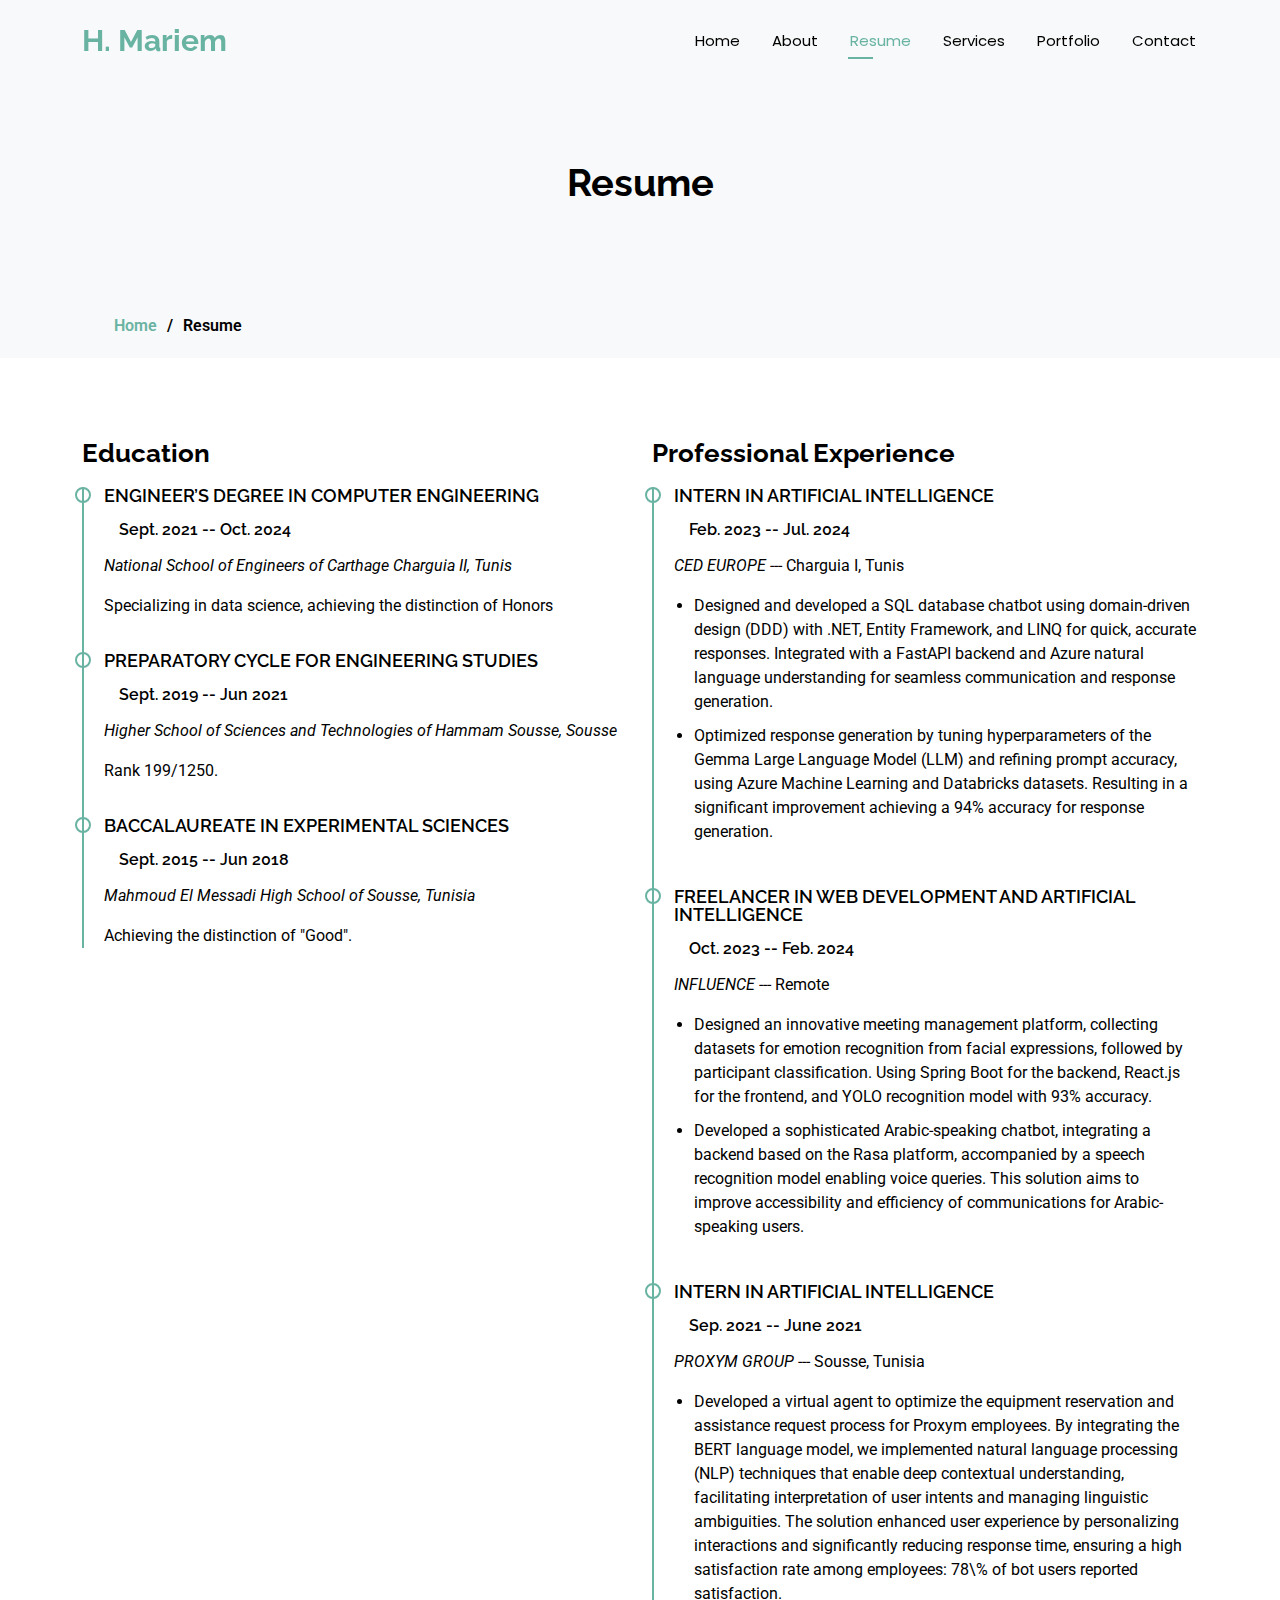
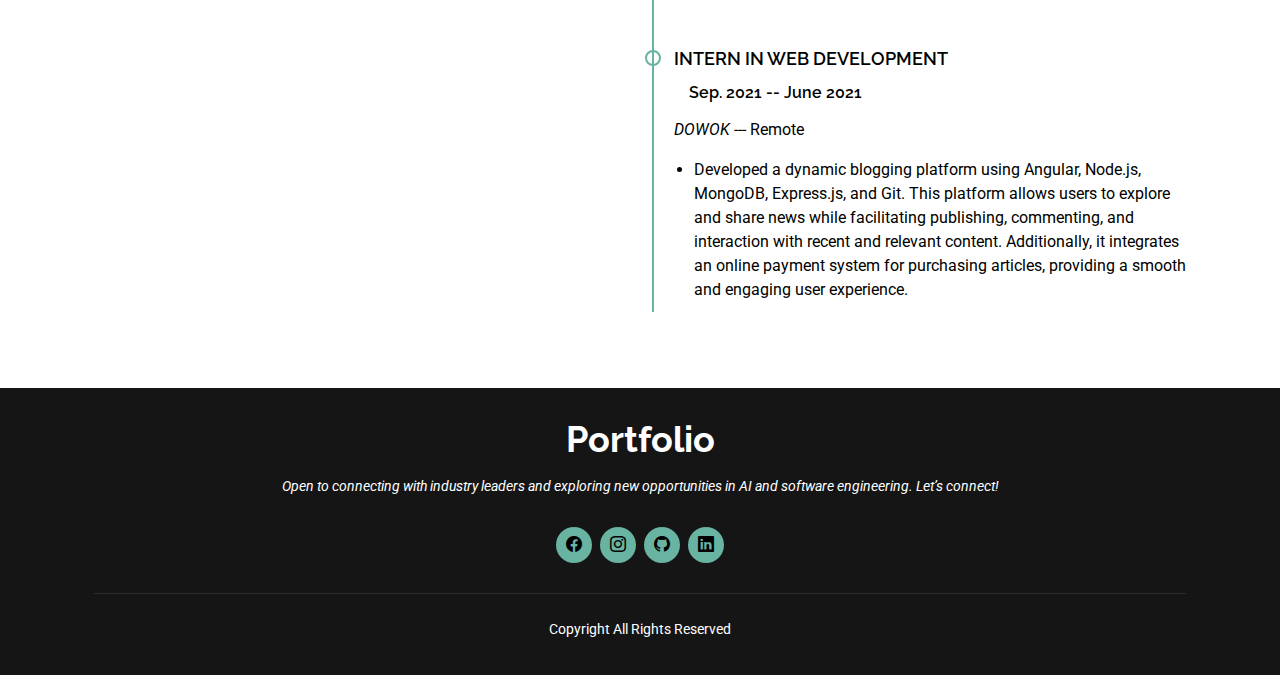
<file: resume.html>
<!DOCTYPE html>
<html lang="en">

<head>
  <meta charset="utf-8">
  <meta content="width=device-width, initial-scale=1.0" name="viewport">
  <title>Mariem's portfolio</title>
  <meta name="description" content="">
  <meta name="keywords" content="">

  <!-- Favicons -->
  <link href="assets\img\logo (2).png" rel="icon">
  <link href="assets/img/apple-touch-icon.png" rel="apple-touch-icon">

  <!-- Fonts -->
  <link href="https://fonts.googleapis.com" rel="preconnect">
  <link href="https://fonts.gstatic.com" rel="preconnect" crossorigin>
  <link
    href="https://fonts.googleapis.com/css2?family=Roboto:ital,wght@0,100;0,300;0,400;0,500;0,700;0,900;1,100;1,300;1,400;1,500;1,700;1,900&family=Poppins:ital,wght@0,100;0,200;0,300;0,400;0,500;0,600;0,700;0,800;0,900;1,100;1,200;1,300;1,400;1,500;1,600;1,700;1,800;1,900&family=Raleway:ital,wght@0,100;0,200;0,300;0,400;0,500;0,600;0,700;0,800;0,900;1,100;1,200;1,300;1,400;1,500;1,600;1,700;1,800;1,900&display=swap"
    rel="stylesheet">

  <!-- Vendor CSS Files -->
  <link href="assets/vendor/bootstrap/css/bootstrap.min.css" rel="stylesheet">
  <link href="assets/vendor/bootstrap-icons/bootstrap-icons.css" rel="stylesheet">
  <link href="assets/vendor/aos/aos.css" rel="stylesheet">
  <link href="assets/vendor/swiper/swiper-bundle.min.css" rel="stylesheet">
  <link href="assets/vendor/glightbox/css/glightbox.min.css" rel="stylesheet">

  <!-- Main CSS File -->
  <link href="assets/css/main.css" rel="stylesheet">

  <!-- =======================================================
  * Template Name: Personal
  * Template URL: https://bootstrapmade.com/personal-free-resume-bootstrap-template/
  * Updated: Aug 07 2024 with Bootstrap v5.3.3
  * Author: BootstrapMade.com
  * License: https://bootstrapmade.com/license/
  ======================================================== -->
</head>

<body class="resume-page">

  <header id="header" class="header d-flex align-items-center fixed-top">
    <div class="container-fluid container-xl position-relative d-flex align-items-center justify-content-between">

      <a href="index.html" class="logo d-flex align-items-center">
        <!-- Uncomment the line below if you also wish to use an image logo -->
        <!-- <img src="assets/img/logo.png" alt=""> -->
        <h1 class="sitename">H. Mariem</h1>
      </a>

      <nav id="navmenu" class="navmenu">
        <ul>
          <li><a href="index.html">Home</a></li>
          <li><a href="about.html">About</a></li>
          <li><a href="resume.html" class="active">Resume</a></li>
          <li><a href="services.html">Services</a></li>
          <li><a href="portfolio.html">Portfolio</a></li>
          <li><a href="contact.html">Contact</a></li>
        </ul>
        <i class="mobile-nav-toggle d-xl-none bi bi-list"></i>
      </nav>

    </div>
  </header>

  <main class="main">

    <!-- Page Title -->
    <div class="page-title" data-aos="fade">
      <div class="heading">
        <div class="container">
          <div class="row d-flex justify-content-center text-center">
            <div class="col-lg-8">
              <h1>Resume</h1>

            </div>
          </div>
        </div>
      </div>
      <nav class="breadcrumbs">
        <div class="container">
          <ol>
            <li><a href="index.html">Home</a></li>
            <li class="current">Resume</li>
          </ol>
        </div>
      </nav>
    </div><!-- End Page Title -->

    <!-- Resume Section -->
    <section id="resume" class="resume section">

      <div class="container">

        <div class="row">

          <div class="col-lg-6" data-aos="fade-up" data-aos-delay="100">
            <h3 class="resume-title">Education</h3>
            <div class="resume-item">
              <h4>Engineer’s Degree in Computer Engineering </h4>
              <h5>Sept. 2021 -- Oct. 2024</h5>
              <p><em>National School of Engineers of Carthage Charguia II, Tunis</em>
              </p>
              <p>Specializing in data science,
                achieving the distinction of Honors</p>
            </div><!-- Edn Resume Item -->

            <div class="resume-item">
              <h4>Preparatory Cycle for Engineering Studies</h4>
              <h5>Sept. 2019 -- Jun 2021</h5>
              <p><em>Higher School of Sciences and Technologies of Hammam Sousse, Sousse</em></p>
              <p>Rank 199/1250.</p>
            </div>
            <div class="resume-item">
              <h4>Baccalaureate in Experimental Sciences</h4>
              <h5>Sept. 2015 -- Jun 2018</h5>
              <p><em>Mahmoud El Messadi High School of Sousse, Tunisia</em></p>
              <p>Achieving the distinction of "Good".</p>
            </div><!-- Edn Resume Item -->
          </div>

          <div class="col-lg-6" data-aos="fade-up" data-aos-delay="200">
            <h3 class="resume-title">Professional Experience</h3>
            <div class="resume-item">
              <h4>Intern in Artificial Intelligence</h4>
              <h5>Feb. 2023 -- Jul. 2024</h5>
              <p><em>CED EUROPE</em> --- Charguia I, Tunis</p>
              <ul>
                <li>Designed and developed a SQL database chatbot using domain-driven design (DDD) with .NET, Entity
                  Framework, and LINQ for quick, accurate responses. Integrated with a FastAPI backend and Azure natural
                  language understanding for seamless communication and response generation.</li>
                <li>Optimized response generation by tuning hyperparameters of the Gemma Large Language Model (LLM) and
                  refining prompt accuracy, using Azure Machine Learning and Databricks datasets. Resulting in a
                  significant improvement achieving a 94% accuracy for response generation. </li>
              </ul>
            </div><!-- Edn Resume Item -->

            <div class="resume-item">
              <h4>Freelancer in Web Development and Artificial Intelligence</h4>
              <h5>Oct. 2023 -- Feb. 2024</h5>
              <p><em>INFLUENCE</em> --- Remote</p>
              <ul>
                <li>Designed an innovative meeting management platform, collecting datasets for emotion recognition from
                  facial expressions, followed by participant classification. Using Spring Boot for the backend,
                  React.js for the frontend, and YOLO recognition model with 93% accuracy.</li>
                <li>Developed a sophisticated Arabic-speaking chatbot, integrating a backend based on the Rasa platform,
                  accompanied by a speech recognition model enabling voice queries. This solution aims to improve
                  accessibility and efficiency of communications for Arabic-speaking users.</li>
              </ul>
            </div>

            <div class="resume-item">
              <h4>Intern in Artificial Intelligence</h4>
              <h5>Sep. 2021 -- June 2021</h5>
              <p><em>PROXYM GROUP</em> --- Sousse, Tunisia </p>
              <ul>
                <li>Developed a virtual agent to optimize the equipment reservation and assistance request process for
                  Proxym employees. By integrating the BERT language model, we implemented natural language processing
                  (NLP) techniques that enable deep contextual understanding, facilitating interpretation of user
                  intents and managing linguistic ambiguities. The solution enhanced user experience by personalizing
                  interactions and significantly reducing response time, ensuring a high satisfaction rate among
                  employees: 78\% of bot users reported satisfaction.</li>
              </ul>
            </div>
            <div class="resume-item">
              <h4>Intern in Web Development</h4>
              <h5>Sep. 2021 -- June 2021</h5>
              <p><em>DOWOK</em> --- Remote </p>
              <ul>
                <li>Developed a dynamic blogging platform using Angular, Node.js, MongoDB, Express.js, and Git. This
                  platform allows users to explore and share news while facilitating publishing, commenting, and
                  interaction with recent and relevant content. Additionally, it integrates an online payment system for
                  purchasing articles, providing a smooth and engaging user experience.</li>
              </ul>
            </div>
            <!-- Edn Resume Item -->

          </div>

        </div>

      </div>

    </section><!-- /Resume Section -->

  </main>

  <footer id="footer" class="footer dark-background">
    <div class="container">
      <h3 class="sitename">Portfolio</h3>
      <p>Open to connecting with industry leaders and exploring new opportunities in AI and software engineering. Let’s
        connect! </p>
      <div class="social-links d-flex justify-content-center">
        <a href="https://www.facebook.com/aya.ayoutaa.33/"><i class="bi bi-facebook"></i></a>
        <a href="https://www.instagram.com/hssn_mariem/"><i class="bi bi-instagram"></i></a>
        <a href="https://github.com/Mariemhssini"><i class="bi bi-github"></i></a>
        <a href="https://www.linkedin.com/in/hssini-mariem/"><i class="bi bi-linkedin"></i></a>

      </div>
      <div class="container">
        <div class="copyright">
          <span>Copyright</span> <span>All Rights Reserved</span>
        </div>
        <div class="credits">
        </div>
      </div>
    </div>
  </footer>

  <!-- Scroll Top -->
  <a href="#" id="scroll-top" class="scroll-top d-flex align-items-center justify-content-center"><i
      class="bi bi-arrow-up-short"></i></a>

  <!-- Preloader -->
  <div id="preloader"></div>

  <!-- Vendor JS Files -->
  <script src="assets/vendor/bootstrap/js/bootstrap.bundle.min.js"></script>
  <script src="assets/vendor/php-email-form/validate.js"></script>
  <script src="assets/vendor/aos/aos.js"></script>
  <script src="assets/vendor/typed.js/typed.umd.js"></script>
  <script src="assets/vendor/purecounter/purecounter_vanilla.js"></script>
  <script src="assets/vendor/waypoints/noframework.waypoints.js"></script>
  <script src="assets/vendor/swiper/swiper-bundle.min.js"></script>
  <script src="assets/vendor/glightbox/js/glightbox.min.js"></script>
  <script src="assets/vendor/imagesloaded/imagesloaded.pkgd.min.js"></script>
  <script src="assets/vendor/isotope-layout/isotope.pkgd.min.js"></script>

  <!-- Main JS File -->
  <script src="assets/js/main.js"></script>

</body>

</html>
</file>
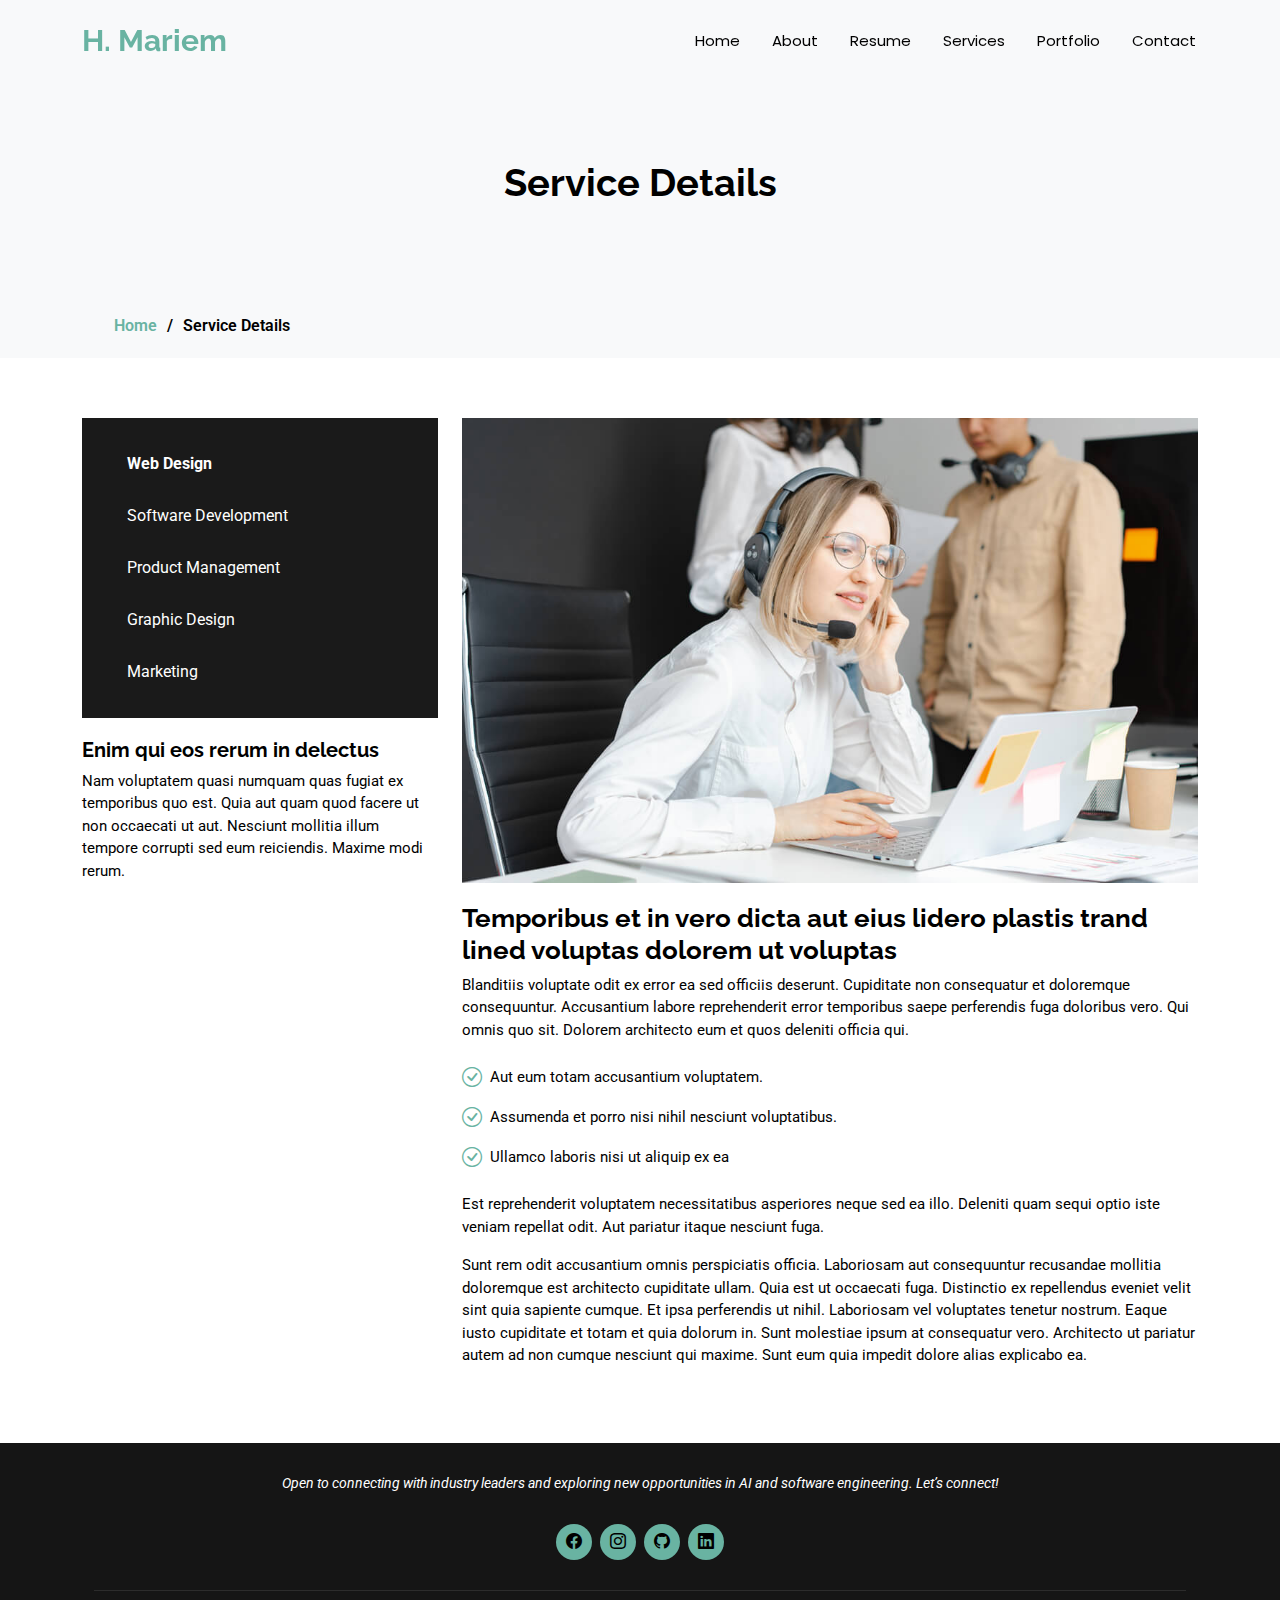
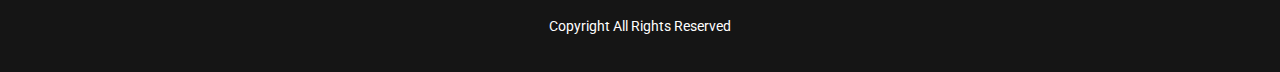
<file: service-details.html>
<!DOCTYPE html>
<html lang="en">

<head>
  <meta charset="utf-8">
  <meta content="width=device-width, initial-scale=1.0" name="viewport">
  <title>Mariem's portfolio</title>
  <meta name="description" content="">
  <meta name="keywords" content="">

  <!-- Favicons -->
  <link href="assets\img\logo (2).png" rel="icon">
  <link href="assets/img/apple-touch-icon.png" rel="apple-touch-icon">

  <!-- Fonts -->
  <link href="https://fonts.googleapis.com" rel="preconnect">
  <link href="https://fonts.gstatic.com" rel="preconnect" crossorigin>
  <link
    href="https://fonts.googleapis.com/css2?family=Roboto:ital,wght@0,100;0,300;0,400;0,500;0,700;0,900;1,100;1,300;1,400;1,500;1,700;1,900&family=Poppins:ital,wght@0,100;0,200;0,300;0,400;0,500;0,600;0,700;0,800;0,900;1,100;1,200;1,300;1,400;1,500;1,600;1,700;1,800;1,900&family=Raleway:ital,wght@0,100;0,200;0,300;0,400;0,500;0,600;0,700;0,800;0,900;1,100;1,200;1,300;1,400;1,500;1,600;1,700;1,800;1,900&display=swap"
    rel="stylesheet">

  <!-- Vendor CSS Files -->
  <link href="assets/vendor/bootstrap/css/bootstrap.min.css" rel="stylesheet">
  <link href="assets/vendor/bootstrap-icons/bootstrap-icons.css" rel="stylesheet">
  <link href="assets/vendor/aos/aos.css" rel="stylesheet">
  <link href="assets/vendor/swiper/swiper-bundle.min.css" rel="stylesheet">
  <link href="assets/vendor/glightbox/css/glightbox.min.css" rel="stylesheet">

  <!-- Main CSS File -->
  <link href="assets/css/main.css" rel="stylesheet">

  <!-- =======================================================
  * Template Name: Personal
  * Template URL: https://bootstrapmade.com/personal-free-resume-bootstrap-template/
  * Updated: Aug 07 2024 with Bootstrap v5.3.3
  * Author: BootstrapMade.com
  * License: https://bootstrapmade.com/license/
  ======================================================== -->
</head>

<body class="service-details-page">

  <header id="header" class="header d-flex align-items-center fixed-top">
    <div class="container-fluid container-xl position-relative d-flex align-items-center justify-content-between">

      <a href="index.html" class="logo d-flex align-items-center">
        <!-- Uncomment the line below if you also wish to use an image logo -->
        <!-- <img src="assets/img/logo.png" alt=""> -->
        <h1 class="sitename">H. Mariem</h1>
      </a>

      <nav id="navmenu" class="navmenu">
        <ul>
          <li><a href="index.html">Home</a></li>
          <li><a href="about.html">About</a></li>
          <li><a href="resume.html">Resume</a></li>
          <li><a href="services.html">Services</a></li>
          <li><a href="portfolio.html">Portfolio</a></li>
          <li><a href="contact.html">Contact</a></li>
        </ul>
        <i class="mobile-nav-toggle d-xl-none bi bi-list"></i>
      </nav>

    </div>
  </header>

  <main class="main">

    <!-- Page Title -->
    <div class="page-title" data-aos="fade">
      <div class="heading">
        <div class="container">
          <div class="row d-flex justify-content-center text-center">
            <div class="col-lg-8">
              <h1>Service Details</h1>

            </div>
          </div>
        </div>
      </div>
      <nav class="breadcrumbs">
        <div class="container">
          <ol>
            <li><a href="index.html">Home</a></li>
            <li class="current">Service Details</li>
          </ol>
        </div>
      </nav>
    </div><!-- End Page Title -->

    <!-- Service Details Section -->
    <section id="service-details" class="service-details section">

      <div class="container">

        <div class="row gy-4">

          <div class="col-lg-4" data-aos="fade-up" data-aos-delay="100">
            <div class="services-list" style="color:white">
              <a href="#" class="active">Web Design</a>
              <a href="#">Software Development</a>
              <a href="#">Product Management</a>
              <a href="#">Graphic Design</a>
              <a href="#">Marketing</a>
            </div>

            <h4>Enim qui eos rerum in delectus</h4>
            <p>Nam voluptatem quasi numquam quas fugiat ex temporibus quo est. Quia aut quam quod facere ut non
              occaecati ut aut. Nesciunt mollitia illum tempore corrupti sed eum reiciendis. Maxime modi rerum.</p>
          </div>

          <div class="col-lg-8" data-aos="fade-up" data-aos-delay="200">
            <img src="assets/img/services.jpg" alt="" class="img-fluid services-img">
            <h3>Temporibus et in vero dicta aut eius lidero plastis trand lined voluptas dolorem ut voluptas</h3>
            <p>
              Blanditiis voluptate odit ex error ea sed officiis deserunt. Cupiditate non consequatur et doloremque
              consequuntur. Accusantium labore reprehenderit error temporibus saepe perferendis fuga doloribus vero. Qui
              omnis quo sit. Dolorem architecto eum et quos deleniti officia qui.
            </p>
            <ul>
              <li><i class="bi bi-check-circle"></i> <span>Aut eum totam accusantium voluptatem.</span></li>
              <li><i class="bi bi-check-circle"></i> <span>Assumenda et porro nisi nihil nesciunt voluptatibus.</span>
              </li>
              <li><i class="bi bi-check-circle"></i> <span>Ullamco laboris nisi ut aliquip ex ea</span></li>
            </ul>
            <p>
              Est reprehenderit voluptatem necessitatibus asperiores neque sed ea illo. Deleniti quam sequi optio iste
              veniam repellat odit. Aut pariatur itaque nesciunt fuga.
            </p>
            <p>
              Sunt rem odit accusantium omnis perspiciatis officia. Laboriosam aut consequuntur recusandae mollitia
              doloremque est architecto cupiditate ullam. Quia est ut occaecati fuga. Distinctio ex repellendus eveniet
              velit sint quia sapiente cumque. Et ipsa perferendis ut nihil. Laboriosam vel voluptates tenetur nostrum.
              Eaque iusto cupiditate et totam et quia dolorum in. Sunt molestiae ipsum at consequatur vero. Architecto
              ut pariatur autem ad non cumque nesciunt qui maxime. Sunt eum quia impedit dolore alias explicabo ea.
            </p>
          </div>

        </div>

      </div>

    </section><!-- /Service Details Section -->

  </main>
  <footer id="footer" class="footer dark-background">
    <div class="container">
      <p>Open to connecting with industry leaders and exploring new opportunities in AI and software engineering. Let’s
        connect! </p>
      <div class="social-links d-flex justify-content-center">
        <a href="https://www.facebook.com/aya.ayoutaa.33/"><i class="bi bi-facebook"></i></a>
        <a href="https://www.instagram.com/hssn_mariem/"><i class="bi bi-instagram"></i></a>
        <a href="https://github.com/Mariemhssini"><i class="bi bi-github"></i></a>
        <a href="https://www.linkedin.com/in/hssini-mariem/"><i class="bi bi-linkedin"></i></a>

      </div>
      <div class="container">
        <div class="copyright">
          <span>Copyright</span> <span>All Rights Reserved</span>
        </div>
        <div class="credits">
        </div>
      </div>
    </div>
  </footer>

  <!-- Scroll Top -->
  <a href="#" id="scroll-top" class="scroll-top d-flex align-items-center justify-content-center"><i
      class="bi bi-arrow-up-short"></i></a>

  <!-- Preloader -->
  <div id="preloader"></div>

  <!-- Vendor JS Files -->
  <script src="assets/vendor/bootstrap/js/bootstrap.bundle.min.js"></script>
  <script src="assets/vendor/php-email-form/validate.js"></script>
  <script src="assets/vendor/aos/aos.js"></script>
  <script src="assets/vendor/typed.js/typed.umd.js"></script>
  <script src="assets/vendor/purecounter/purecounter_vanilla.js"></script>
  <script src="assets/vendor/waypoints/noframework.waypoints.js"></script>
  <script src="assets/vendor/swiper/swiper-bundle.min.js"></script>
  <script src="assets/vendor/glightbox/js/glightbox.min.js"></script>
  <script src="assets/vendor/imagesloaded/imagesloaded.pkgd.min.js"></script>
  <script src="assets/vendor/isotope-layout/isotope.pkgd.min.js"></script>

  <!-- Main JS File -->
  <script src="assets/js/main.js"></script>

</body>

</html>
</file>
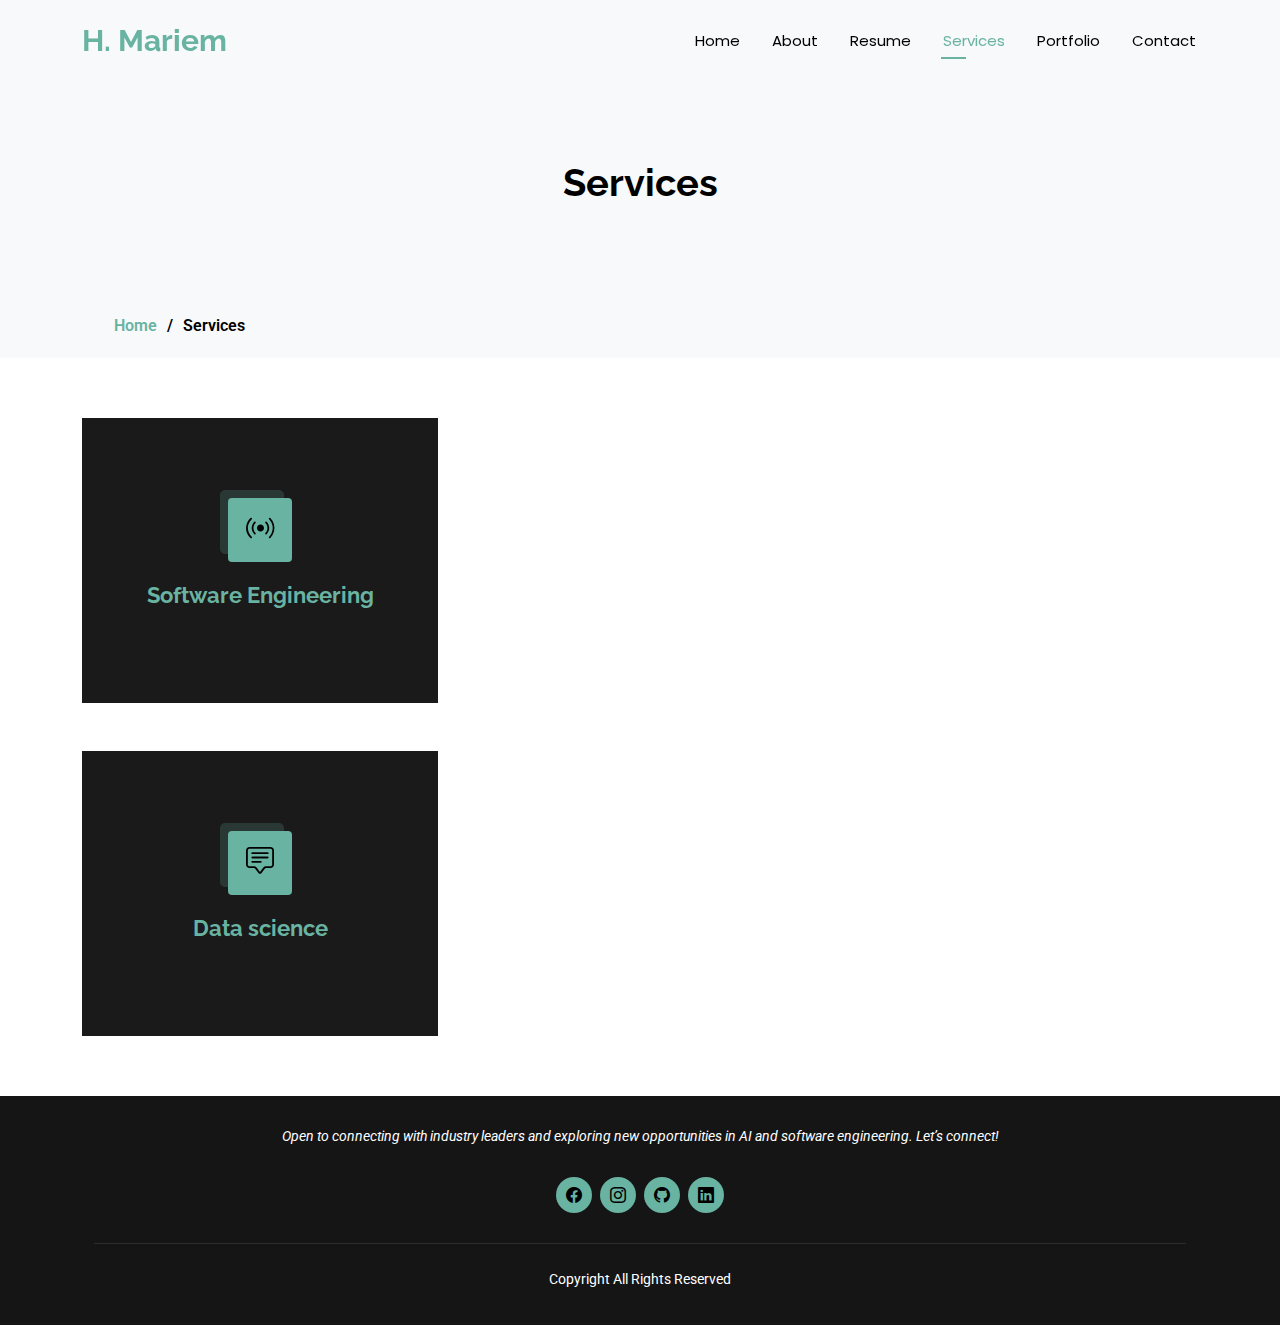
<file: services.html>
<!DOCTYPE html>
<html lang="en">

<head>
  <meta charset="utf-8">
  <meta content="width=device-width, initial-scale=1.0" name="viewport">
  <title>Mariem's portfolio</title>
  <meta name="description" content="">
  <meta name="keywords" content="">

  <!-- Favicons -->
  <link href="assets\img\logo (2).png" rel="icon">
  <link href="assets/img/apple-touch-icon.png" rel="apple-touch-icon">

  <!-- Fonts -->
  <link href="https://fonts.googleapis.com" rel="preconnect">
  <link href="https://fonts.gstatic.com" rel="preconnect" crossorigin>
  <link
    href="https://fonts.googleapis.com/css2?family=Roboto:ital,wght@0,100;0,300;0,400;0,500;0,700;0,900;1,100;1,300;1,400;1,500;1,700;1,900&family=Poppins:ital,wght@0,100;0,200;0,300;0,400;0,500;0,600;0,700;0,800;0,900;1,100;1,200;1,300;1,400;1,500;1,600;1,700;1,800;1,900&family=Raleway:ital,wght@0,100;0,200;0,300;0,400;0,500;0,600;0,700;0,800;0,900;1,100;1,200;1,300;1,400;1,500;1,600;1,700;1,800;1,900&display=swap"
    rel="stylesheet">

  <!-- Vendor CSS Files -->
  <link href="assets/vendor/bootstrap/css/bootstrap.min.css" rel="stylesheet">
  <link href="assets/vendor/bootstrap-icons/bootstrap-icons.css" rel="stylesheet">
  <link href="assets/vendor/aos/aos.css" rel="stylesheet">
  <link href="assets/vendor/swiper/swiper-bundle.min.css" rel="stylesheet">
  <link href="assets/vendor/glightbox/css/glightbox.min.css" rel="stylesheet">

  <!-- Main CSS File -->
  <link href="assets/css/main.css" rel="stylesheet">

  <!-- =======================================================
  * Template Name: Personal
  * Template URL: https://bootstrapmade.com/personal-free-resume-bootstrap-template/
  * Updated: Aug 07 2024 with Bootstrap v5.3.3
  * Author: BootstrapMade.com
  * License: https://bootstrapmade.com/license/
  ======================================================== -->
</head>

<body class="services-page">

  <header id="header" class="header d-flex align-items-center fixed-top">
    <div class="container-fluid container-xl position-relative d-flex align-items-center justify-content-between">

      <a href="index.html" class="logo d-flex align-items-center">
        <!-- Uncomment the line below if you also wish to use an image logo -->
        <!-- <img src="assets/img/logo.png" alt=""> -->
        <h1 class="sitename">H. Mariem</h1>
      </a>

      <nav id="navmenu" class="navmenu">
        <ul>
          <li><a href="index.html">Home</a></li>
          <li><a href="about.html">About</a></li>
          <li><a href="resume.html">Resume</a></li>
          <li><a href="services.html" class="active">Services</a></li>
          <li><a href="portfolio.html">Portfolio</a></li>
          <li><a href="contact.html">Contact</a></li>
        </ul>
        <i class="mobile-nav-toggle d-xl-none bi bi-list"></i>
      </nav>

    </div>
  </header>

  <main class="main">

    <!-- Page Title -->
    <div class="page-title" data-aos="fade">
      <div class="heading">
        <div class="container">
          <div class="row d-flex justify-content-center text-center">
            <div class="col-lg-8">
              <h1>Services</h1>

            </div>
          </div>
        </div>
      </div>
      <nav class="breadcrumbs">
        <div class="container">
          <ol>
            <li><a href="index.html">Home</a></li>
            <li class="current">Services</li>
          </ol>
        </div>
      </nav>
    </div><!-- End Page Title -->

    <!-- Services Section -->
    <section id="services" class="services section" style="color:white">

      <div class="container">

        <div class="row gy-4">

          <!---<div class="col-lg-4 col-md-6" data-aos="fade-up" data-aos-delay="100">
            <div class="service-item  position-relative">
              <div class="icon">
                <i class="bi bi-activity"></i>
              </div>
              <a href="" class="stretched-link">
                <h3>NLP</h3>
              </a>
              <a href="#">Click for more!</a>
            </div>
          </div>-->

          <div class="col-lg-4 col-md-6" data-aos="fade-up" data-aos-delay="200">
            <div class="service-item position-relative">
              <div class="icon">
                <i class="bi bi-broadcast"></i>
              </div>
              <a href="" class="stretched-link">
                <h3>Software Engineering</h3>
              </a>
              <a href="#"><a>
            </div>
          </div><!-- End Service Item -->

          <!---<div class="col-lg-4 col-md-6" data-aos="fade-up" data-aos-delay="300">
            <div class="service-item position-relative">
              <div class="icon">
                <i class="bi bi-easel"></i>
              </div>
              <a href="" class="stretched-link">
                <h3>Web development</h3>
              </a>
              <a href="#">Click for more!</a>
            </div>
          </div>
          <div class="col-lg-4 col-md-6" data-aos="fade-up" data-aos-delay="400">
            <div class="service-item position-relative">
              <div class="icon">
                <i class="bi bi-bounding-box-circles"></i>
              </div>
              <a href="" class="stretched-link">
                <h3>Machine Learning</h3>
              </a>
              <a href="#">Click for more!</a>
              <a href="" class="stretched-link"></a>
            </div>
          </div>

          <div class="col-lg-4 col-md-6" data-aos="fade-up" data-aos-delay="500">
            <div class="service-item position-relative">
              <div class="icon">
                <i class="bi bi-calendar4-week"></i>
              </div>
              <a href="" class="stretched-link">
                <h3>Data engineering</h3>
              </a>
              <a href="#">Click for more!</a>
              <a href="" class="stretched-link"></a>
            </div>
          </div>-->
          <div class="col-lg-4 col-md-6" data-aos="fade-up" data-aos-delay="600">
            <div class="service-item position-relative">
              <div class="icon">
                <i class="bi bi-chat-square-text"></i>
              </div>
              <a href="" class="stretched-link">
                <h3>Data science</h3>
              </a>
              <a href="#"><a>
                  <a href="" class="stretched-link"></a>
            </div>
          </div><!-- End Service Item -->

        </div>

      </div>

    </section><!-- /Services Section -->

  </main>

  <footer id="footer" class="footer dark-background">
    <div class="container">
      <p>Open to connecting with industry leaders and exploring new opportunities in AI and software engineering. Let’s
        connect! </p>
      <div class="social-links d-flex justify-content-center">
        <a href="https://www.facebook.com/aya.ayoutaa.33/"><i class="bi bi-facebook"></i></a>
        <a href="https://www.instagram.com/hssn_mariem/"><i class="bi bi-instagram"></i></a>
        <a href="https://github.com/Mariemhssini"><i class="bi bi-github"></i></a>
        <a href="https://www.linkedin.com/in/hssini-mariem/"><i class="bi bi-linkedin"></i></a>
      </div>
      <div class="container">
        <div class="copyright">
          <span>Copyright</span> <span>All Rights Reserved</span>
        </div>
        <div class="credits">
        </div>
      </div>
    </div>
  </footer>

  <!-- Scroll Top -->
  <a href="#" id="scroll-top" class="scroll-top d-flex align-items-center justify-content-center"><i
      class="bi bi-arrow-up-short"></i></a>

  <!-- Preloader -->
  <div id="preloader"></div>

  <!-- Vendor JS Files -->
  <script src="assets/vendor/bootstrap/js/bootstrap.bundle.min.js"></script>
  <script src="assets/vendor/php-email-form/validate.js"></script>
  <script src="assets/vendor/aos/aos.js"></script>
  <script src="assets/vendor/typed.js/typed.umd.js"></script>
  <script src="assets/vendor/purecounter/purecounter_vanilla.js"></script>
  <script src="assets/vendor/waypoints/noframework.waypoints.js"></script>
  <script src="assets/vendor/swiper/swiper-bundle.min.js"></script>
  <script src="assets/vendor/glightbox/js/glightbox.min.js"></script>
  <script src="assets/vendor/imagesloaded/imagesloaded.pkgd.min.js"></script>
  <script src="assets/vendor/isotope-layout/isotope.pkgd.min.js"></script>

  <!-- Main JS File -->
  <script src="assets/js/main.js"></script>

</body>

</html>
</file>
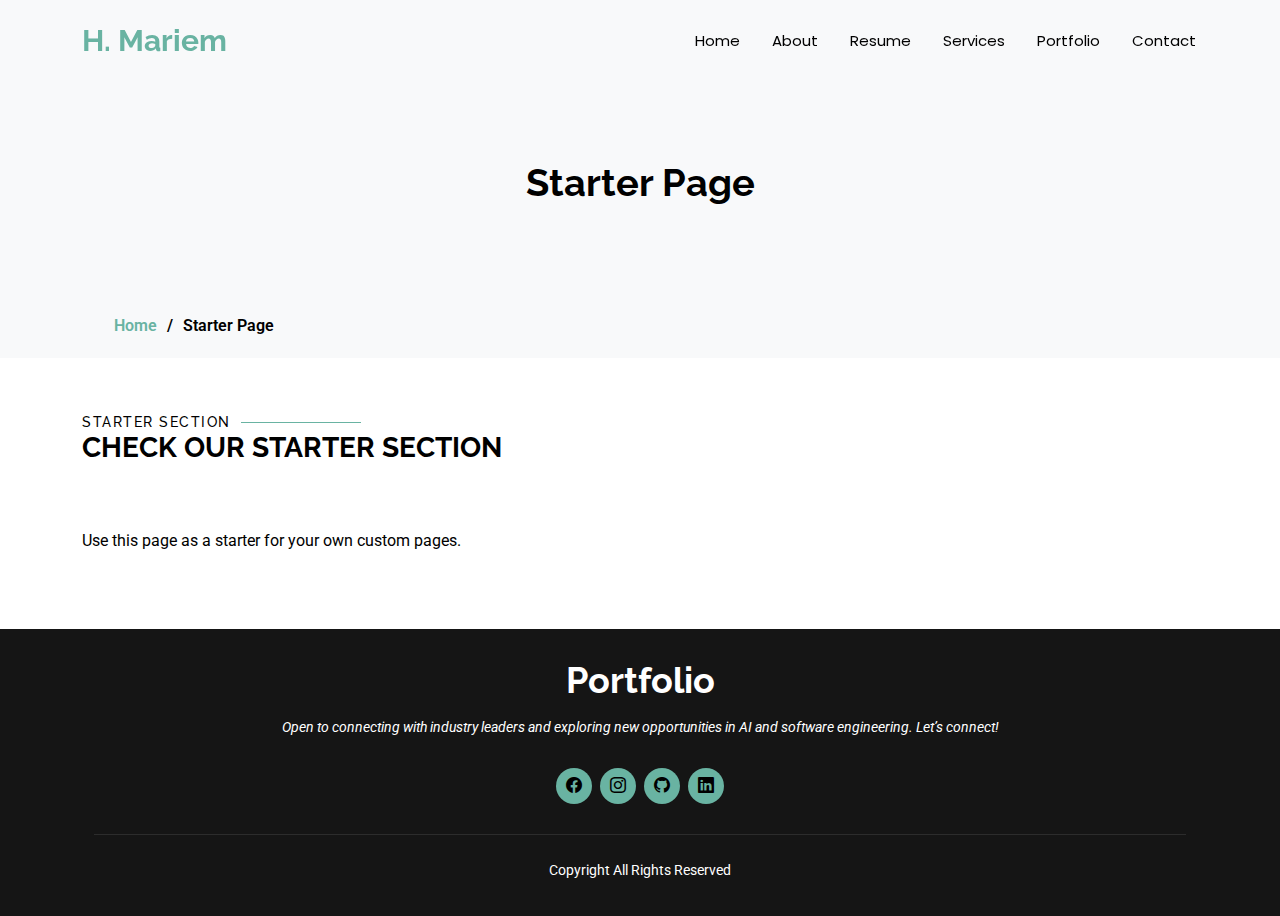
<file: starter-page.html>
<!DOCTYPE html>
<html lang="en">

<head>
  <meta charset="utf-8">
  <meta content="width=device-width, initial-scale=1.0" name="viewport">
  <title>Mariem's portfolio</title>
  <meta name="description" content="">
  <meta name="keywords" content="">

  <!-- Favicons -->
  <link href="assets\img\logo (2).png" rel="icon">
  <link href="assets/img/apple-touch-icon.png" rel="apple-touch-icon">

  <!-- Fonts -->
  <link href="https://fonts.googleapis.com" rel="preconnect">
  <link href="https://fonts.gstatic.com" rel="preconnect" crossorigin>
  <link
    href="https://fonts.googleapis.com/css2?family=Roboto:ital,wght@0,100;0,300;0,400;0,500;0,700;0,900;1,100;1,300;1,400;1,500;1,700;1,900&family=Poppins:ital,wght@0,100;0,200;0,300;0,400;0,500;0,600;0,700;0,800;0,900;1,100;1,200;1,300;1,400;1,500;1,600;1,700;1,800;1,900&family=Raleway:ital,wght@0,100;0,200;0,300;0,400;0,500;0,600;0,700;0,800;0,900;1,100;1,200;1,300;1,400;1,500;1,600;1,700;1,800;1,900&display=swap"
    rel="stylesheet">

  <!-- Vendor CSS Files -->
  <link href="assets/vendor/bootstrap/css/bootstrap.min.css" rel="stylesheet">
  <link href="assets/vendor/bootstrap-icons/bootstrap-icons.css" rel="stylesheet">
  <link href="assets/vendor/aos/aos.css" rel="stylesheet">
  <link href="assets/vendor/swiper/swiper-bundle.min.css" rel="stylesheet">
  <link href="assets/vendor/glightbox/css/glightbox.min.css" rel="stylesheet">

  <!-- Main CSS File -->
  <link href="assets/css/main.css" rel="stylesheet">

  <!-- =======================================================
  * Template Name: Personal
  * Template URL: https://bootstrapmade.com/personal-free-resume-bootstrap-template/
  * Updated: Aug 07 2024 with Bootstrap v5.3.3
  * Author: BootstrapMade.com
  * License: https://bootstrapmade.com/license/
  ======================================================== -->
</head>

<body class="starter-page-page">

  <header id="header" class="header d-flex align-items-center fixed-top">
    <div class="container-fluid container-xl position-relative d-flex align-items-center justify-content-between">

      <a href="index.html" class="logo d-flex align-items-center">
        <!-- Uncomment the line below if you also wish to use an image logo -->
        <!-- <img src="assets/img/logo.png" alt=""> -->
        <h1 class="sitename">H. Mariem</h1>
      </a>

      <nav id="navmenu" class="navmenu">
        <ul>
          <li><a href="index.html">Home</a></li>
          <li><a href="about.html">About</a></li>
          <li><a href="resume.html">Resume</a></li>
          <li><a href="services.html">Services</a></li>
          <li><a href="portfolio.html">Portfolio</a></li>
          <li><a href="contact.html">Contact</a></li>
        </ul>
        <i class="mobile-nav-toggle d-xl-none bi bi-list"></i>
      </nav>

    </div>
  </header>

  <main class="main">

    <!-- Page Title -->
    <div class="page-title" data-aos="fade">
      <div class="heading">
        <div class="container">
          <div class="row d-flex justify-content-center text-center">
            <div class="col-lg-8">
              <h1>Starter Page</h1>

            </div>
          </div>
        </div>
      </div>
      <nav class="breadcrumbs">
        <div class="container">
          <ol>
            <li><a href="index.html">Home</a></li>
            <li class="current">Starter Page</li>
          </ol>
        </div>
      </nav>
    </div><!-- End Page Title -->

    <!-- Starter Section Section -->
    <section id="starter-section" class="starter-section section">

      <!-- Section Title -->
      <div class="container section-title" data-aos="fade-up">
        <h2>Starter Section</h2>
        <div><span>Check Our</span> <span class="description-title">Starter Section</span></div>
      </div><!-- End Section Title -->

      <div class="container" data-aos="fade-up">
        <p>Use this page as a starter for your own custom pages.</p>
      </div>

    </section><!-- /Starter Section Section -->

  </main>

  <footer id="footer" class="footer dark-background">
    <div class="container">
      <h3 class="sitename">Portfolio</h3>
      <p>Open to connecting with industry leaders and exploring new opportunities in AI and software engineering. Let’s
        connect! </p>
      <div class="social-links d-flex justify-content-center">
        <a href="https://www.facebook.com/aya.ayoutaa.33/"><i class="bi bi-facebook"></i></a>
        <a href="https://www.instagram.com/hssn_mariem/"><i class="bi bi-instagram"></i></a>
        <a href="https://github.com/Mariemhssini"><i class="bi bi-github"></i></a>
        <a href="https://www.linkedin.com/in/hssini-mariem/"><i class="bi bi-linkedin"></i></a>

      </div>
      <div class="container">
        <div class="copyright">
          <span>Copyright</span> <span>All Rights Reserved</span>
        </div>
        <div class="credits">
        </div>
      </div>
    </div>
  </footer>

  <!-- Scroll Top -->
  <a href="#" id="scroll-top" class="scroll-top d-flex align-items-center justify-content-center"><i
      class="bi bi-arrow-up-short"></i></a>

  <!-- Preloader -->
  <div id="preloader"></div>

  <!-- Vendor JS Files -->
  <script src="assets/vendor/bootstrap/js/bootstrap.bundle.min.js"></script>
  <script src="assets/vendor/php-email-form/validate.js"></script>
  <script src="assets/vendor/aos/aos.js"></script>
  <script src="assets/vendor/typed.js/typed.umd.js"></script>
  <script src="assets/vendor/purecounter/purecounter_vanilla.js"></script>
  <script src="assets/vendor/waypoints/noframework.waypoints.js"></script>
  <script src="assets/vendor/swiper/swiper-bundle.min.js"></script>
  <script src="assets/vendor/glightbox/js/glightbox.min.js"></script>
  <script src="assets/vendor/imagesloaded/imagesloaded.pkgd.min.js"></script>
  <script src="assets/vendor/isotope-layout/isotope.pkgd.min.js"></script>

  <!-- Main JS File -->
  <script src="assets/js/main.js"></script>

</body>

</html>
</file>
<file: assets/css/main.css>
/**
* Template Name: Personal
* Template URL: https://bootstrapmade.com/personal-free-resume-bootstrap-template/
* Updated: Aug 07 2024 with Bootstrap v5.3.3
* Author: BootstrapMade.com
* License: https://bootstrapmade.com/license/
*/

/*--------------------------------------------------------------
# Font & Color Variables
# Help: https://bootstrapmade.com/color-system/
--------------------------------------------------------------*/
/* Fonts */
:root {
  --default-font: "Roboto", system-ui, -apple-system, "Segoe UI", Roboto, "Helvetica Neue", Arial, "Noto Sans", "Liberation Sans", sans-serif, "Apple Color Emoji", "Segoe UI Emoji", "Segoe UI Symbol", "Noto Color Emoji";
  --heading-font: "Raleway", sans-serif;
  --nav-font: "Poppins", sans-serif;
}

/* Global Colors - The following color variables are used throughout the website. Updating them here will change the color scheme of the entire website */
:root {
  /*--background-color: #000000; /* Background color for the entire website, including individual sections */
  /*--default-color: #fafafa;
  /* Default color used for the majority of the text content across the entire website */
  /*--heading-color: #ffffff;
  /* Color for headings, subheadings and title throughout the website */
  --accent-color: #69b3a2;
  /* Accent color that represents your brand on the website. It's used for buttons, links, and other elements that need to stand out */
  --surface-color: #1a1a1a;
  /* The surface color is used as a background of boxed elements within sections, such as cards, icon boxes, or other elements that require a visual separation from the global background. */
  --contrast-color: #000000;
  /* Contrast color for text, ensuring readability against backgrounds of accent, heading, or default colors. */
}

/* Nav Menu Colors - The following color variables are used specifically for the navigation menu. They are separate from the global colors to allow for more customization options */
:root {
  /*--nav-color: #fafafa;
  /* The default color of the main navmenu links */
  --nav-hover-color: #69b3a2;
  /* Applied to main navmenu links when they are hovered over or active */
  --nav-mobile-background-color: #1a1a1a;
  /* Used as the background color for mobile navigation menu */
  --nav-dropdown-background-color: #1a1a1a;
  /* Used as the background color for dropdown items that appear when hovering over primary navigation items */
  --nav-dropdown-color: #fafafa;
  /* Used for navigation links of the dropdown items in the navigation menu. */
  --nav-dropdown-hover-color: #69b3a2;
  /* Similar to --nav-hover-color, this color is applied to dropdown navigation links when they are hovered over. */
}

/* Color Presets - These classes override global colors when applied to any section or element, providing reuse of the sam color scheme. */

.light-background {
  --background-color: #1a1a1a;
  --surface-color: #343434;
}

.dark-background {
  --background-color: rgba(15, 15, 15, 0.975);
  --default-color: #ffffff;
  --heading-color: #ffffff;
  --surface-color: #292929f9;
  --contrast-color: #000000;
}

/* Smooth scroll */
:root {
  scroll-behavior: smooth;
}

/*--------------------------------------------------------------
# General Styling & Shared Classes
--------------------------------------------------------------*/
body {
  color: var(--default-color);
  background-color: var(--background-color);
  font-family: var(--default-font);
}

a {
  color: var(--accent-color);
  text-decoration: none;
  transition: 0.3s;
}

a:hover {
  color: color-mix(in srgb, var(--accent-color), transparent 25%);
  text-decoration: none;
}

h1,
h2,
h3,
h4,
h5,
h6 {
  color: var(--heading-color);
  font-family: var(--heading-font);
}

/* PHP Email Form Messages
------------------------------*/
.php-email-form .error-message {
  display: none;
  background: #df1529;
  color: #ffffff;
  text-align: left;
  padding: 15px;
  margin-bottom: 24px;
  font-weight: 600;
}

.php-email-form .sent-message {
  display: none;
  color: #ffffff;
  background: #059652;
  text-align: center;
  padding: 15px;
  margin-bottom: 24px;
  font-weight: 600;
}

.php-email-form .loading {
  display: none;
  background: var(--surface-color);
  text-align: center;
  padding: 15px;
  margin-bottom: 24px;
}

.php-email-form .loading:before {
  content: "";
  display: inline-block;
  border-radius: 50%;
  width: 24px;
  height: 24px;
  margin: 0 10px -6px 0;
  border: 3px solid var(--accent-color);
  border-top-color: var(--surface-color);
  animation: php-email-form-loading 1s linear infinite;
}

@keyframes php-email-form-loading {
  0% {
    transform: rotate(0deg);
  }

  100% {
    transform: rotate(360deg);
  }
}

/*--------------------------------------------------------------
# Global Header
--------------------------------------------------------------*/
.header {
  --background-color: rgba(0, 0, 0, 0);
  color: var(--default-color);
  background-color: var(--background-color);
  padding: 15px 0;
  transition: all 0.5s;
  z-index: 997;
}

.header .logo {
  line-height: 1;
}

.header .logo img {
  max-height: 32px;
  margin-right: 8px;
}

.header .logo h1 {
  font-size: 30px;
  margin: 0;
  font-weight: 700;
  color: var(--heading-color);
}

.scrolled .header {
  box-shadow: 0px 0 18px rgba(0, 0, 0, 0.1);
}

/* Global Header on Scroll
------------------------------*/
.scrolled .header {
  --background-color: rgba(0, 0, 0, 0.8);
}

/*--------------------------------------------------------------
# Navigation Menu
--------------------------------------------------------------*/
/* Desktop Navigation */
@media (min-width: 1200px) {
  .navmenu {
    padding: 0;
  }

  .navmenu ul {
    margin: 0;
    padding: 0;
    display: flex;
    list-style: none;
    align-items: center;
  }

  .navmenu li {
    position: relative;
  }

  .navmenu>ul>li {
    white-space: nowrap;
    padding: 15px 14px;
  }

  .navmenu>ul>li:last-child {
    padding-right: 0;
  }

  .navmenu a,
  .navmenu a:focus {
    color: var(--nav-color);
    font-size: 15px;
    padding: 0 2px;
    font-family: var(--nav-font);
    font-weight: 400;
    display: flex;
    align-items: center;
    justify-content: space-between;
    white-space: nowrap;
    transition: 0.3s;
    position: relative;
  }

  .navmenu a i,
  .navmenu a:focus i {
    font-size: 12px;
    line-height: 0;
    margin-left: 5px;
    transition: 0.3s;
  }

  .navmenu>ul>li>a:before {
    content: "";
    position: absolute;
    height: 2px;
    bottom: -6px;
    left: 0;
    background-color: var(--nav-hover-color);
    visibility: hidden;
    width: 0px;
    transition: all 0.3s ease-in-out 0s;
  }

  .navmenu a:hover:before,
  .navmenu li:hover>a:before,
  .navmenu .active:before {
    visibility: visible;
    width: 25px;
  }

  .navmenu li:hover>a,
  .navmenu .active,
  .navmenu .active:focus {
    color: var(--nav-hover-color);
  }

  .navmenu .dropdown ul {
    margin: 0;
    padding: 10px 0;
    background: var(--nav-dropdown-background-color);
    display: block;
    position: absolute;
    visibility: hidden;
    left: 14px;
    top: 130%;
    opacity: 0;
    transition: 0.3s;
    border-radius: 4px;
    z-index: 99;
    box-shadow: 0px 0px 30px rgba(0, 0, 0, 0.1);
  }

  .navmenu .dropdown ul li {
    min-width: 200px;
  }

  .navmenu .dropdown ul a {
    padding: 10px 20px;
    font-size: 15px;
    text-transform: none;
    color: var(--nav-dropdown-color);
  }

  .navmenu .dropdown ul a i {
    font-size: 12px;
  }

  .navmenu .dropdown ul a:hover,
  .navmenu .dropdown ul .active:hover,
  .navmenu .dropdown ul li:hover>a {
    color: var(--nav-dropdown-hover-color);
  }

  .navmenu .dropdown:hover>ul {
    opacity: 1;
    top: 100%;
    visibility: visible;
  }

  .navmenu .dropdown .dropdown ul {
    top: 0;
    left: -90%;
    visibility: hidden;
  }

  .navmenu .dropdown .dropdown:hover>ul {
    opacity: 1;
    top: 0;
    left: -100%;
    visibility: visible;
  }
}

/* Mobile Navigation */
@media (max-width: 1199px) {
  .mobile-nav-toggle {
    color: var(--nav-color);
    font-size: 28px;
    line-height: 0;
    margin-right: 10px;
    cursor: pointer;
    transition: color 0.3s;
  }

  .navmenu {
    padding: 0;
    z-index: 9997;
  }

  .navmenu ul {
    display: none;
    list-style: none;
    position: absolute;
    inset: 60px 20px 20px 20px;
    padding: 10px 0;
    margin: 0;
    border-radius: 6px;
    background-color: var(--nav-mobile-background-color);
    border: 1px solid color-mix(in srgb, var(--default-color), transparent 90%);
    box-shadow: none;
    overflow-y: auto;
    transition: 0.3s;
    z-index: 9998;
  }

  .navmenu a,
  .navmenu a:focus {
    color: var(--nav-dropdown-color);
    padding: 10px 20px;
    font-family: var(--nav-font);
    font-size: 17px;
    font-weight: 500;
    display: flex;
    align-items: center;
    justify-content: space-between;
    white-space: nowrap;
    transition: 0.3s;
  }

  .navmenu a i,
  .navmenu a:focus i {
    font-size: 12px;
    line-height: 0;
    margin-left: 5px;
    width: 30px;
    height: 30px;
    display: flex;
    align-items: center;
    justify-content: center;
    border-radius: 50%;
    transition: 0.3s;
    background-color: color-mix(in srgb, var(--accent-color), transparent 90%);
  }

  .navmenu a i:hover,
  .navmenu a:focus i:hover {
    background-color: var(--accent-color);
    color: var(--contrast-color);
  }

  .navmenu a:hover,
  .navmenu .active,
  .navmenu .active:focus {
    color: var(--nav-dropdown-hover-color);
  }

  .navmenu .active i,
  .navmenu .active:focus i {
    background-color: var(--accent-color);
    color: var(--contrast-color);
    transform: rotate(180deg);
  }

  .navmenu .dropdown ul {
    position: static;
    display: none;
    z-index: 99;
    padding: 10px 0;
    margin: 10px 20px;
    background-color: var(--nav-dropdown-background-color);
    transition: all 0.5s ease-in-out;
  }

  .navmenu .dropdown ul ul {
    background-color: rgba(33, 37, 41, 0.1);
  }

  .navmenu .dropdown>.dropdown-active {
    display: block;
    background-color: rgba(33, 37, 41, 0.03);
  }

  .mobile-nav-active {
    overflow: hidden;
  }

  .mobile-nav-active .mobile-nav-toggle {
    color: #fff;
    position: absolute;
    font-size: 32px;
    top: 15px;
    right: 15px;
    margin-right: 0;
    z-index: 9999;
  }

  .mobile-nav-active .navmenu {
    position: fixed;
    overflow: hidden;
    inset: 0;
    background: rgba(33, 37, 41, 0.8);
    transition: 0.3s;
  }

  .mobile-nav-active .navmenu>ul {
    display: block;
  }
}

/*--------------------------------------------------------------
# Global Footer
--------------------------------------------------------------*/
.footer {
  color: var(--default-color);
  background-color: var(--background-color);
  font-size: 14px;
  text-align: center;
  padding: 30px 0;
  position: relative;
}

.footer h3 {
  font-size: 36px;
  font-weight: 700;
  position: relative;
  padding: 0;
  margin: 0 0 15px 0;
}

.footer p {
  font-size: 15;
  font-style: italic;
  padding: 0;
  margin: 0 0 30px 0;
}

.footer .social-links {
  margin: 0 0 30px 0;
}

.footer .social-links a {
  font-size: 16px;
  display: flex;
  align-items: center;
  justify-content: center;
  background: var(--accent-color);
  color: var(--contrast-color);
  line-height: 1;
  margin: 0 4px;
  border-radius: 50%;
  text-align: center;
  width: 36px;
  height: 36px;
  transition: 0.3s;
}

.footer .social-links a:hover {
  background: color-mix(in srgb, var(--accent-color), transparent 20%);
  text-decoration: none;
}

.footer .copyright {
  padding-top: 25px;
  border-top: 1px solid color-mix(in srgb, var(--default-color), transparent 90%);
}

.footer .credits {
  font-size: 13px;
  padding-top: 5px;
}

/*--------------------------------------------------------------
# Preloader
--------------------------------------------------------------*/
#preloader {
  position: fixed;
  inset: 0;
  z-index: 999999;
  overflow: hidden;
  background: var(--background-color);
  transition: all 0.6s ease-out;
}

#preloader:before {
  content: "";
  position: fixed;
  top: calc(50% - 30px);
  left: calc(50% - 30px);
  border: 6px solid #ffffff;
  border-color: var(--accent-color) transparent var(--accent-color) transparent;
  border-radius: 50%;
  width: 60px;
  height: 60px;
  animation: animate-preloader 1.5s linear infinite;
}

@keyframes animate-preloader {
  0% {
    transform: rotate(0deg);
  }

  100% {
    transform: rotate(360deg);
  }
}

/*--------------------------------------------------------------
# Scroll Top Button
--------------------------------------------------------------*/
.scroll-top {
  position: fixed;
  visibility: hidden;
  opacity: 0;
  right: 15px;
  bottom: -15px;
  z-index: 99999;
  background-color: var(--accent-color);
  width: 44px;
  height: 44px;
  border-radius: 50px;
  transition: all 0.4s;
}

.scroll-top i {
  font-size: 24px;
  color: var(--contrast-color);
  line-height: 0;
}

.scroll-top:hover {
  background-color: color-mix(in srgb, var(--accent-color), transparent 20%);
  color: var(--contrast-color);
}

.scroll-top.active {
  visibility: visible;
  opacity: 1;
  bottom: 15px;
}

/*--------------------------------------------------------------
# Disable aos animation delay on mobile devices
--------------------------------------------------------------*/
@media screen and (max-width: 768px) {
  [data-aos-delay] {
    transition-delay: 0 !important;
  }
}

/*--------------------------------------------------------------
# Global Page Titles & Breadcrumbs
--------------------------------------------------------------*/
.page-title {
  color:
    /*var(--default-color)*/
    #000000;
  background-color:
    /*var(--background-color)*/
    #f8f9fa;
  position: relative;
}

.page-title .heading {
  padding: 160px 0 80px 0;
  border-top: 1px solid color-mix(in srgb, var(--default-color), transparent 90%);
}

.page-title .heading h1 {
  font-size: 38px;
  font-weight: 700;
}

.page-title nav {
  background-color: color-mix(in srgb, var(--default-color), transparent 90%);
  padding: 20px 0;
}

.page-title nav ol {
  display: flex;
  flex-wrap: wrap;
  list-style: none;
  margin: 0;
  font-size: 16px;
  font-weight: 600;
}

.page-title nav ol li+li {
  padding-left: 10px;
}

.page-title nav ol li+li::before {
  content: "/";
  display: inline-block;
  padding-right: 10px;
  color: color-mix(in srgb, var(--default-color), transparent 70%);
}

/*--------------------------------------------------------------
# Global Sections
--------------------------------------------------------------*/
section,
.section {
  color: var(--default-color);
  background-color: var(--background-color);
  padding: 60px 0;
  scroll-margin-top: 100px;
  overflow: clip;
}

@media (max-width: 1199px) {

  section,
  .section {
    scroll-margin-top: 66px;
  }
}

/*--------------------------------------------------------------
# Global Section Titles
--------------------------------------------------------------*/
.section-title {
  padding-bottom: 60px;
  position: relative;
}

.section-title h2 {
  font-size: 14px;
  font-weight: 500;
  padding: 0;
  line-height: 1px;
  margin: 0;
  letter-spacing: 1.5px;
  text-transform: uppercase;
  color: color-mix(in srgb, var(--default-color), transparent 50%);
  position: relative;
}

.section-title h2::after {
  content: "";
  width: 120px;
  height: 1px;
  display: inline-block;
  background: var(--accent-color);
  margin: 4px 10px;
}

.section-title div {
  color: var(--heading-color);
  margin: 0;
  margin: 0;
  font-size: 28px;
  font-weight: 700;
  text-transform: uppercase;
  font-family: var(--heading-font);
}

/*--------------------------------------------------------------
# Hero Section
--------------------------------------------------------------*/
.hero {
  width: 100%;
  min-height: 100vh;
  position: relative;
  padding: 80px 0;
  display: flex;
  align-items: center;
  justify-content: center;
}

.hero img {
  position: absolute;
  inset: 0;
  display: block;
  width: 100%;
  height: 100%;
  object-fit: cover;
  z-index: 1;
}

.hero .container {
  position: relative;
  z-index: 3;
}

.hero h2 {
  margin: 0;
  font-size: 64px;
  font-weight: 700;
}

.hero p {
  margin: 5px 0 0 0;
  font-size: 26px;
}

.hero p span {
  letter-spacing: 1px;
  border-bottom: 2px solid var(--accent-color);
}

.hero .social-links {
  margin-top: 25px;
}

.hero .social-links a {
  background-color: color-mix(in srgb, var(--default-color), transparent 90%);
  color: var(--default-color);
  font-size: 14px;
  width: 40px;
  height: 40px;
  border-radius: 50px;
  display: inline-flex;
  align-items: center;
  justify-content: center;
  margin-right: 20px;
  transition: 0.3s;
}

.hero .social-links a:hover {
  background-color: var(--accent-color);
}

@media (max-width: 768px) {
  .hero h2 {
    font-size: 32px;
  }

  .hero p {
    font-size: 20px;
  }
}

/*--------------------------------------------------------------
# About Section
--------------------------------------------------------------*/
.about .content h2 {
  font-weight: 700;
  font-size: 24px;
}

.about .content ul {
  list-style: none;
  padding: 0;
}

.about .content ul li {
  margin-bottom: 20px;
  display: flex;
  align-items: center;
}

.about .content ul strong {
  margin-right: 10px;
}

.about .content ul i {
  font-size: 16px;
  margin-right: 5px;
  color: var(--accent-color);
  line-height: 0;
}

/*--------------------------------------------------------------
# Stats Section
--------------------------------------------------------------*/
.stats i {
  background-color: var(--surface-color);
  color: var(--accent-color);
  box-shadow: 0px 2px 25px rgba(0, 0, 0, 0.1);
  width: 54px;
  height: 54px;
  font-size: 24px;
  border-radius: 50px;
  border: 2px solid var(--background-color);
  display: inline-flex;
  align-items: center;
  justify-content: center;
  position: relative;
  z-index: 1;
}

.stats .stats-item {
  background-color: var(--surface-color);
  margin-top: -27px;
  padding: 30px 30px 25px 30px;
  width: 100%;
  position: relative;
  text-align: center;
  box-shadow: 0px 2px 35px rgba(0, 0, 0, 0.1);
  border-radius: 4px;
  z-index: 0;
}

.stats .stats-item span {
  font-size: 36px;
  display: block;
  font-weight: 700;
  color: color-mix(in srgb, var(--default-color), transparent 20%);
}

.stats .stats-item p {
  padding: 0;
  margin: 0;
  font-family: var(--heading-font);
  font-size: 16px;
}

/*--------------------------------------------------------------
# Skills Section
--------------------------------------------------------------*/
.skills .progress {
  height: 60px;
  display: block;
  background: none;
  border-radius: 0;
}

.skills .progress .skill {
  color: var(--heading-color);
  padding: 0;
  margin: 0 0 6px 0;
  text-transform: uppercase;
  display: block;
  font-weight: 600;
  font-family: var(--heading-font);
}

.skills .progress .skill .val {
  float: right;
  font-style: normal;
}

.skills .progress-bar-wrap {
  background: color-mix(in srgb, var(--default-color), transparent 90%);
  height: 10px;
}

.skills .progress-bar {
  width: 1px;
  height: 10px;
  transition: 0.9s;
  background-color: var(--accent-color);
}

/*--------------------------------------------------------------
# Interests Section
--------------------------------------------------------------*/
.interests .features-item {
  background-color: var(--surface-color);
  display: flex;
  align-items: center;
  padding: 20px;
  transition: 0.3s;
  border: 1px solid color-mix(in srgb, var(--default-color), transparent 90%);
  position: relative;
}

.interests .features-item i {
  font-size: 32px;
  padding-right: 10px;
  line-height: 0;
}

.interests .features-item h3 {
  font-weight: 700;
  margin: 0;
  padding: 0;
  line-height: 1;
  font-size: 16px;
}

.interests .features-item h3 a {
  color: var(--heading-color);
  transition: 0.3s;
}

.interests .features-item:hover {
  border-color: var(--accent-color);
}

.interests .features-item:hover h3 a {
  color: var(--accent-color);
}

/*--------------------------------------------------------------
# Testimonials Section
--------------------------------------------------------------*/
.testimonials .testimonials-carousel,
.testimonials .testimonials-slider {
  overflow: hidden;
}

.testimonials .testimonial-item {
  box-sizing: content-box;
  min-height: 320px;
}

.testimonials .testimonial-item .testimonial-img {
  width: 90px;
  border-radius: 50%;
  margin: -40px 0 0 40px;
  position: relative;
  z-index: 2;
  border: 6px solid var(--background-color);
}

.testimonials .testimonial-item h3 {
  font-size: 18px;
  font-weight: bold;
  margin: 10px 0 5px 45px;
}

.testimonials .testimonial-item h4 {
  font-size: 14px;
  color: color-mix(in srgb, var(--default-color), transparent 20%);
  margin: 0 0 0 45px;
}

.testimonials .testimonial-item .quote-icon-left,
.testimonials .testimonial-item .quote-icon-right {
  color: color-mix(in srgb, var(--accent-color), transparent 50%);
  font-size: 26px;
  line-height: 0;
}

.testimonials .testimonial-item .quote-icon-left {
  display: inline-block;
  left: -5px;
  position: relative;
}

.testimonials .testimonial-item .quote-icon-right {
  display: inline-block;
  right: -5px;
  position: relative;
  top: 10px;
  transform: scale(-1, -1);
}

.testimonials .testimonial-item p {
  font-style: italic;
  margin: 0 15px 0 15px;
  padding: 20px 20px 60px 20px;
  background: var(--surface-color);
  border-radius: 6px;
  position: relative;
  z-index: 1;
}

.testimonials .swiper-wrapper {
  height: auto;
}

.testimonials .swiper-pagination {
  margin-top: 20px;
  position: relative;
}

.testimonials .swiper-pagination .swiper-pagination-bullet {
  width: 12px;
  height: 12px;
  background-color: var(--background-color);
  opacity: 1;
  border: 1px solid var(--accent-color);
}

.testimonials .swiper-pagination .swiper-pagination-bullet-active {
  background-color: var(--accent-color);
}

/*--------------------------------------------------------------
# Resume Section
--------------------------------------------------------------*/
.resume .resume-title {
  color: var(--heading-color);
  font-size: 26px;
  font-weight: 700;
  margin-top: 20px;
  margin-bottom: 20px;
}

.resume .resume-item {
  padding: 0 0 20px 20px;
  margin-top: -2px;
  border-left: 2px solid var(--accent-color);
  position: relative;
}

.resume .resume-item h4 {
  line-height: 18px;
  font-size: 18px;
  font-weight: 600;
  text-transform: uppercase;
  color: color-mix(in srgb, var(--default-color), transparent 20%);
  margin-bottom: 10px;
}

.resume .resume-item h5 {
  font-size: 16px;
  padding: 5px 15px;
  display: inline-block;
  font-weight: 600;
  margin-bottom: 10px;
}

.resume .resume-item ul {
  padding-left: 20px;
}

.resume .resume-item ul li {
  padding-bottom: 10px;
}

.resume .resume-item:last-child {
  padding-bottom: 0;
}

.resume .resume-item::before {
  content: "";
  position: absolute;
  width: 16px;
  height: 16px;
  border-radius: 50px;
  left: -9px;
  top: 0;
  background: var(--background-color);
  border: 2px solid var(--accent-color);
}

/*--------------------------------------------------------------
# Services Section
--------------------------------------------------------------*/
.services .service-item {
  background-color: var(--surface-color);
  text-align: center;
  padding: 80px 20px;
  transition: all ease-in-out 0.3s;
  height: 100%;
}

.services .service-item .icon {
  margin: 0 auto;
  width: 64px;
  height: 64px;
  background: var(--accent-color);
  border-radius: 4px;
  display: flex;
  align-items: center;
  justify-content: center;
  margin-bottom: 20px;
  transition: 0.3s;
  transform-style: preserve-3d;
}

.services .service-item .icon i {
  color: var(--contrast-color);
  font-size: 28px;
  transition: ease-in-out 0.3s;
}

.services .service-item .icon::before {
  position: absolute;
  content: "";
  left: -8px;
  top: -8px;
  height: 100%;
  width: 100%;
  background: color-mix(in srgb, var(--accent-color), transparent 80%);
  border-radius: 5px;
  transition: all 0.3s ease-out 0s;
  transform: translateZ(-1px);
}

.services .service-item h3 {
  font-weight: 700;
  margin: 10px 0 15px 0;
  font-size: 22px;
}

.services .service-item p {
  line-height: 24px;
  font-size: 14px;
  margin-bottom: 0;
}

.services .service-item:hover {
  background: var(--accent-color);
  border-color: var(--accent-color);
}

.services .service-item:hover .icon {
  background: var(--surface-color);
}

.services .service-item:hover .icon i {
  color: var(--accent-color);
}

.services .service-item:hover .icon::before {
  background: color-mix(in srgb, var(--background-color), transparent 70%);
}

.services .service-item:hover h3,
.services .service-item:hover p {
  color: var(--contrast-color);
}

/*--------------------------------------------------------------
# Service Details Section
--------------------------------------------------------------*/
.service-details .services-list {
  background-color: var(--surface-color);
  padding: 10px 30px;
  border: 1px solid color-mix(in srgb, var(--default-color), transparent 90%);
  margin-bottom: 20px;
}

.service-details .services-list a {
  display: block;
  line-height: 1;
  padding: 8px 0 8px 15px;
  border-left: 3px solid color-mix(in srgb, var(--default-color), transparent 70%);
  margin: 20px 0;
  color: color-mix(in srgb, var(--default-color), transparent 20%);
  transition: 0.3s;
}

.service-details .services-list a.active {
  color: var(--heading-color);
  font-weight: 700;
  border-color: var(--accent-color);
}

.service-details .services-list a:hover {
  border-color: var(--accent-color);
}

.service-details .services-img {
  margin-bottom: 20px;
}

.service-details h3 {
  font-size: 26px;
  font-weight: 700;
}

.service-details h4 {
  font-size: 20px;
  font-weight: 700;
}

.service-details p {
  font-size: 15px;
}

.service-details ul {
  list-style: none;
  padding: 0;
  font-size: 15px;
}

.service-details ul li {
  padding: 5px 0;
  display: flex;
  align-items: center;
}

.service-details ul i {
  font-size: 20px;
  margin-right: 8px;
  color: var(--accent-color);
}

/*--------------------------------------------------------------
# Portfolio Section
--------------------------------------------------------------*/
.portfolio .portfolio-filters {
  padding: 0;
  margin: 0 auto 20px auto;
  list-style: none;
  text-align: center;
}

.portfolio .portfolio-filters li {
  cursor: pointer;
  display: inline-block;
  padding: 0;
  font-size: 18px;
  font-weight: 500;
  margin: 0 10px;
  line-height: 1;
  margin-bottom: 5px;
  transition: all 0.3s ease-in-out;
}

.portfolio .portfolio-filters li:hover,
.portfolio .portfolio-filters li.filter-active {
  color: var(--accent-color);
}

.portfolio .portfolio-filters li:first-child {
  margin-left: 0;
}

.portfolio .portfolio-filters li:last-child {
  margin-right: 0;
}

@media (max-width: 575px) {
  .portfolio .portfolio-filters li {
    font-size: 14px;
    margin: 0 5px;
  }
}

.portfolio .portfolio-content {
  position: relative;
  overflow: hidden;
}

.portfolio .portfolio-content img {
  transition: 0.3s;
}

.portfolio .portfolio-content .portfolio-info {
  opacity: 0;
  position: absolute;
  inset: 0;
  z-index: 3;
  transition: all ease-in-out 0.3s;
  background: rgba(0, 0, 0, 0.6);
  padding: 15px;
}

.portfolio .portfolio-content .portfolio-info h4 {
  font-size: 14px;
  padding: 5px 10px;
  font-weight: 400;
  color: #ffffff;
  display: inline-block;
  background-color: var(--accent-color);
}

.portfolio .portfolio-content .portfolio-info p {
  position: absolute;
  bottom: 10px;
  text-align: center;
  display: inline-block;
  left: 0;
  right: 0;
  font-size: 16px;
  font-weight: 600;
  color: rgba(255, 255, 255, 0.8);
}

.portfolio .portfolio-content .portfolio-info .preview-link,
.portfolio .portfolio-content .portfolio-info .details-link {
  position: absolute;
  left: calc(50% - 40px);
  font-size: 26px;
  top: calc(50% - 14px);
  color: #fff;
  transition: 0.3s;
  line-height: 1.2;
}

.portfolio .portfolio-content .portfolio-info .preview-link:hover,
.portfolio .portfolio-content .portfolio-info .details-link:hover {
  color: var(--accent-color);
}

.portfolio .portfolio-content .portfolio-info .details-link {
  left: 50%;
  font-size: 34px;
  line-height: 0;
}

.portfolio .portfolio-content:hover .portfolio-info {
  opacity: 1;
}

.portfolio .portfolio-content:hover img {
  transform: scale(1.1);
}

/*--------------------------------------------------------------
# Portfolio Details Section
--------------------------------------------------------------*/
.portfolio-details .portfolio-details-slider img {
  width: 100%;
}

.portfolio-details .portfolio-details-slider .swiper-pagination {
  margin-top: 20px;
  position: relative;
}

.portfolio-details .portfolio-details-slider .swiper-pagination .swiper-pagination-bullet {
  width: 12px;
  height: 12px;
  background-color: color-mix(in srgb, var(--default-color), transparent 85%);
  opacity: 1;
}

.portfolio-details .portfolio-details-slider .swiper-pagination .swiper-pagination-bullet-active {
  background-color: var(--accent-color);
}

.portfolio-details .portfolio-info {
  background-color: var(--surface-color);
  padding: 30px;
  box-shadow: 0px 0 30px rgba(0, 0, 0, 0.1);
}

.portfolio-details .portfolio-info h3 {
  font-size: 22px;
  font-weight: 700;
  margin-bottom: 20px;
  padding-bottom: 20px;
  border-bottom: 1px solid color-mix(in srgb, var(--default-color), transparent 85%);
}

.portfolio-details .portfolio-info ul {
  list-style: none;
  padding: 0;
  font-size: 15px;
}

.portfolio-details .portfolio-info ul li+li {
  margin-top: 10px;
}

.portfolio-details .portfolio-description {
  padding-top: 30px;
}

.portfolio-details .portfolio-description h2 {
  font-size: 26px;
  font-weight: 700;
  margin-bottom: 20px;
}

.portfolio-details .portfolio-description p {
  padding: 0;
  color: color-mix(in srgb, var(--default-color), transparent 30%);
}

/*--------------------------------------------------------------
# Starter Section Section
--------------------------------------------------------------*/
.starter-section {
  /* Add your styles here */
}

/*--------------------------------------------------------------
# Contact Section
--------------------------------------------------------------*/
.contact .info-item {
  box-shadow: 0px 0px 20px rgba(0, 0, 0, 0.1);
  padding: 20px 30px;
}

.contact .info-item .icon {
  color: var(--contrast-color);
  background-color: var(--accent-color);
  width: 56px;
  height: 56px;
  font-size: 24px;
  display: flex;
  justify-content: center;
  align-items: center;
  transition: all 0.3s ease-in-out;
  border-radius: 50%;
  margin-right: 15px;
}

.contact .info-item h3 {
  font-size: 18px;
  font-weight: 700;
  margin: 0 0 2px 0;
}

.contact .info-item p {
  padding: 0;
  margin-bottom: 0;
  font-size: 14px;
}

.contact .info-item .social-links a {
  font-size: 24px;
  display: inline-block;
  line-height: 1;
  margin: 4px 6px 0 0;
  transition: 0.3s;
  color: color-mix(in srgb, var(--default-color), transparent 50%);
}

.contact .info-item .social-links a:hover {
  color: var(--accent-color);
}

.contact .php-email-form {
  box-shadow: 0px 0px 20px rgba(0, 0, 0, 0.1);
  padding: 30px;
  margin-top: 30px;
}

@media (max-width: 575px) {
  .contact .php-email-form {
    padding: 20px;
  }
}

.contact .php-email-form input[type=text],
.contact .php-email-form input[type=email],
.contact .php-email-form textarea {
  color: var(--default-color);
  background-color: color-mix(in srgb, var(--background-color), transparent 50%);
  border-color: color-mix(in srgb, var(--default-color), transparent 80%);
  font-size: 14px;
  padding: 10px 15px;
  box-shadow: none;
  border-radius: 0;
}

.contact .php-email-form input[type=text]:focus,
.contact .php-email-form input[type=email]:focus,
.contact .php-email-form textarea:focus {
  border-color: var(--accent-color);
}

.contact .php-email-form input[type=text]::placeholder,
.contact .php-email-form input[type=email]::placeholder,
.contact .php-email-form textarea::placeholder {
  color: color-mix(in srgb, var(--default-color), transparent 70%);
}

.contact .php-email-form button[type=submit] {
  color: var(--contrast-color);
  background: var(--accent-color);
  border: 0;
  padding: 10px 30px;
  transition: 0.4s;
  border-radius: 50px;
}

.contact .php-email-form button[type=submit]:hover {
  background: color-mix(in srgb, var(--accent-color), transparent 20%);
}


/**************Button style ***********/
/*--------------------------------------------------------------
# Button Styles
--------------------------------------------------------------*/
.button {
  color: white;
  background: var(--accent-color);
  padding: 12px 30px;
  font-size: 16px;
  font-weight: 600;
  border: 0;
  border-radius: 50px;
  /* Rounded edges */
  cursor: pointer;
  transition: all 0.3s ease;
  /* Smooth transition for hover */
  box-shadow: 0 4px 8px rgba(0, 0, 0, 0.15);
  /* Soft shadow for depth */
  text-transform: uppercase;
  letter-spacing: 1px;
}

.button:hover {
  background: color-mix(in srgb, var(--accent-color), transparent 20%);
  /* Subtle color change on hover */
  box-shadow: 0 6px 12px rgba(0, 0, 0, 0.25);
  /* Stronger shadow on hover */
  transform: translateY(-3px);
  /* Lift effect on hover */
}

.button:active {
  transform: translateY(1px);
  /* Slight push down on click */
  box-shadow: 0 3px 6px rgba(0, 0, 0, 0.15);
  /* Softer shadow on click */
}
</file>
